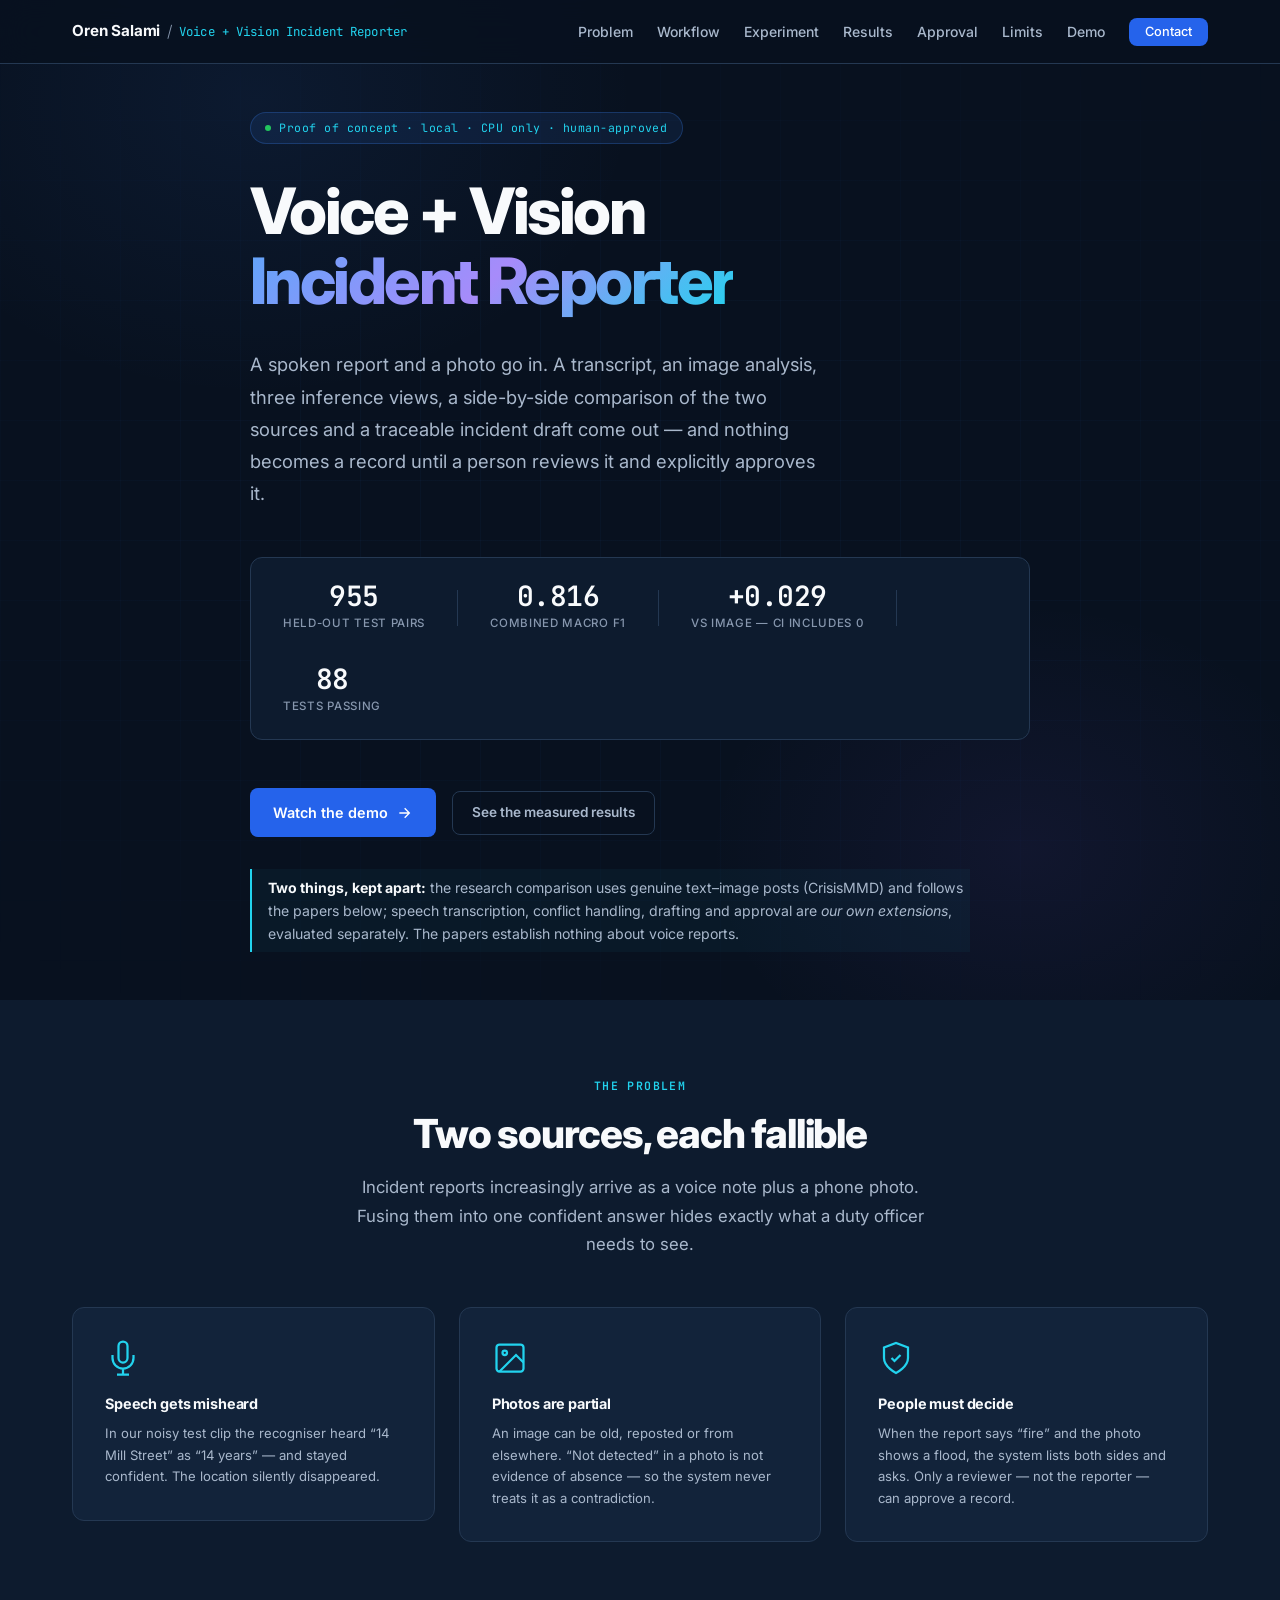
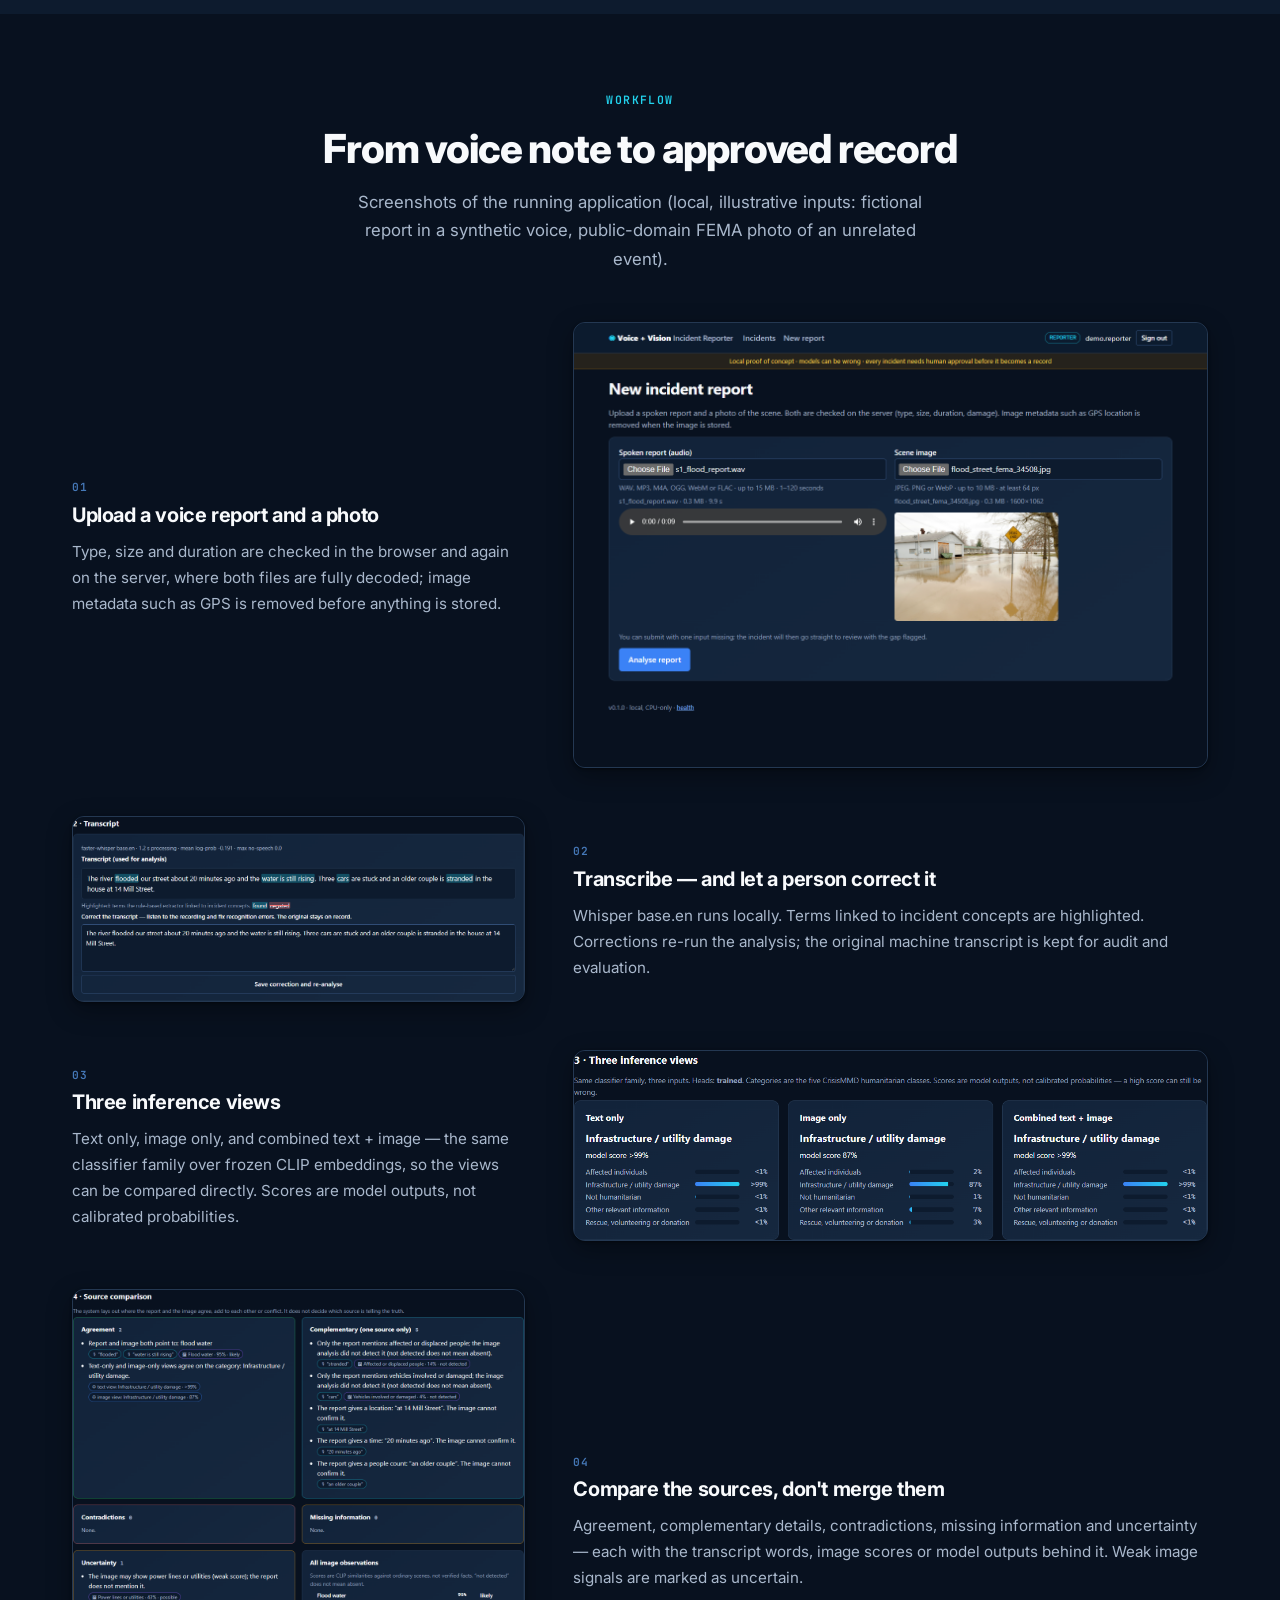
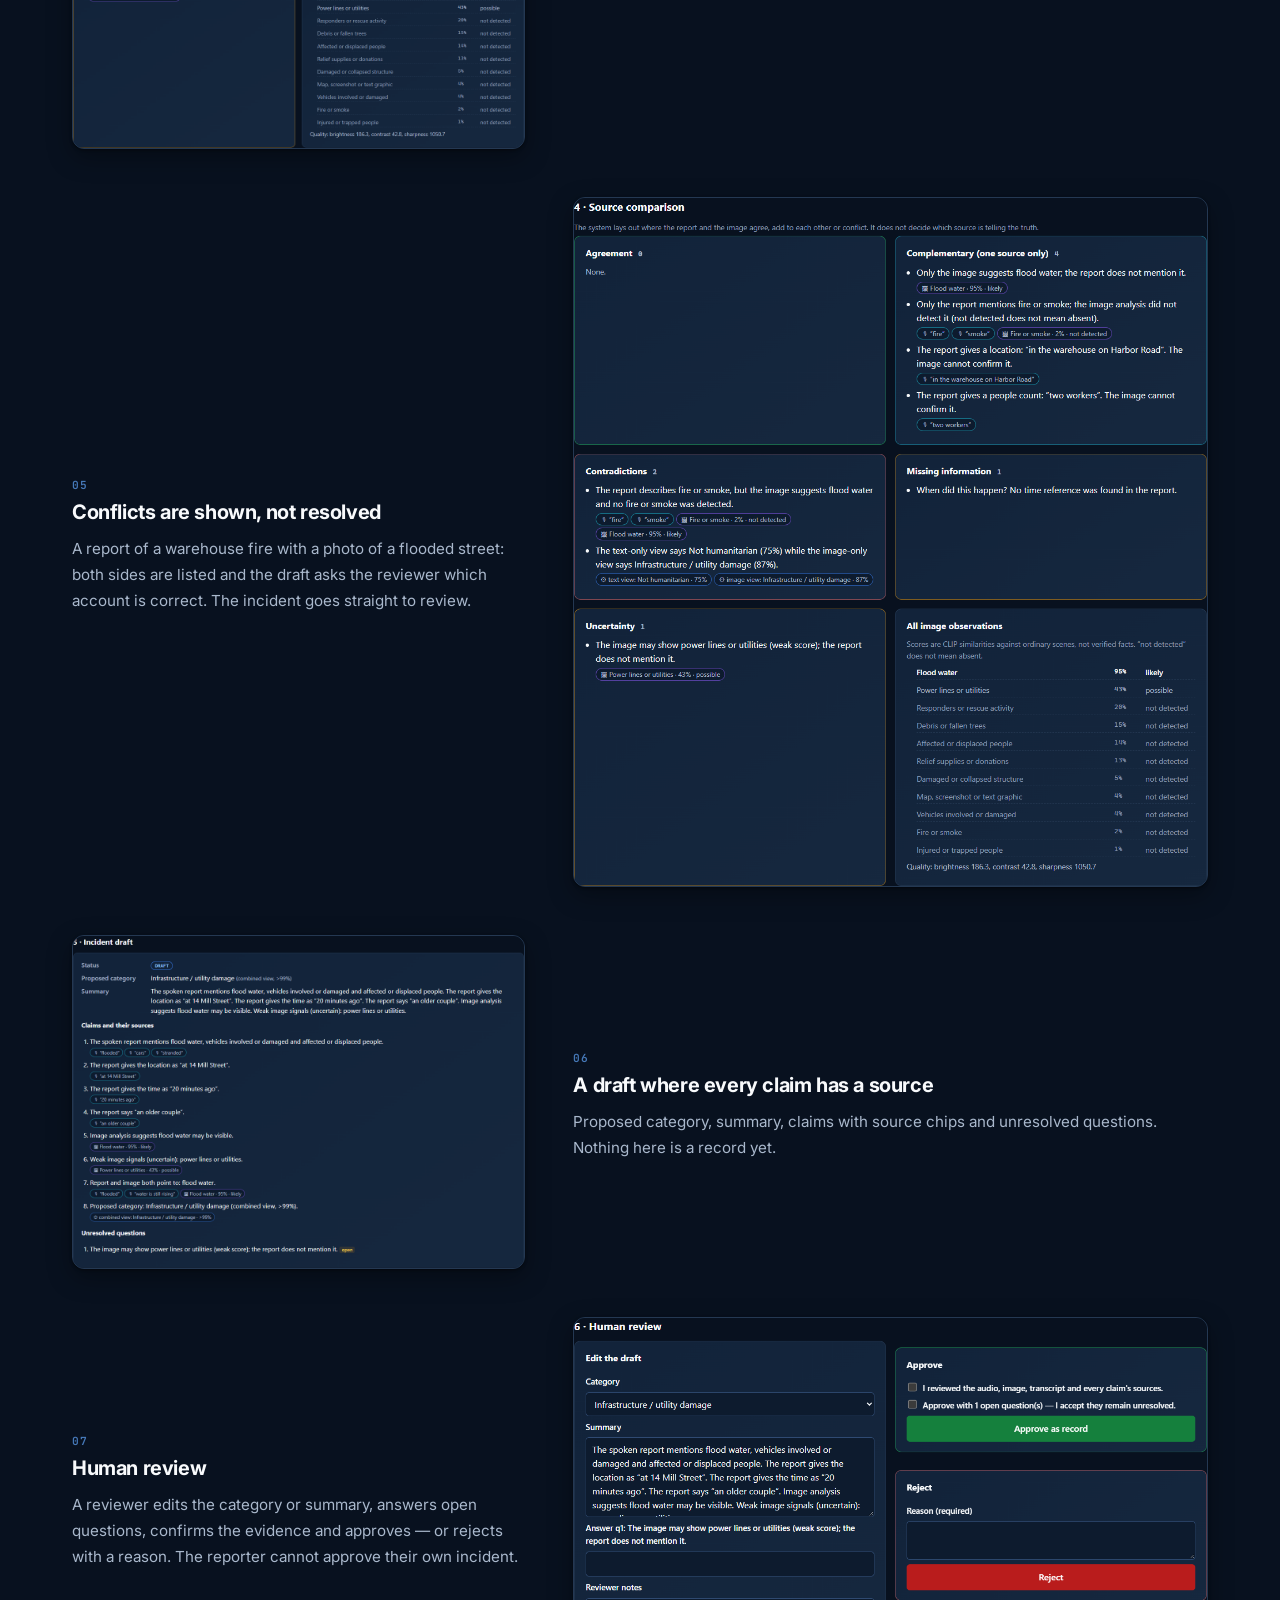
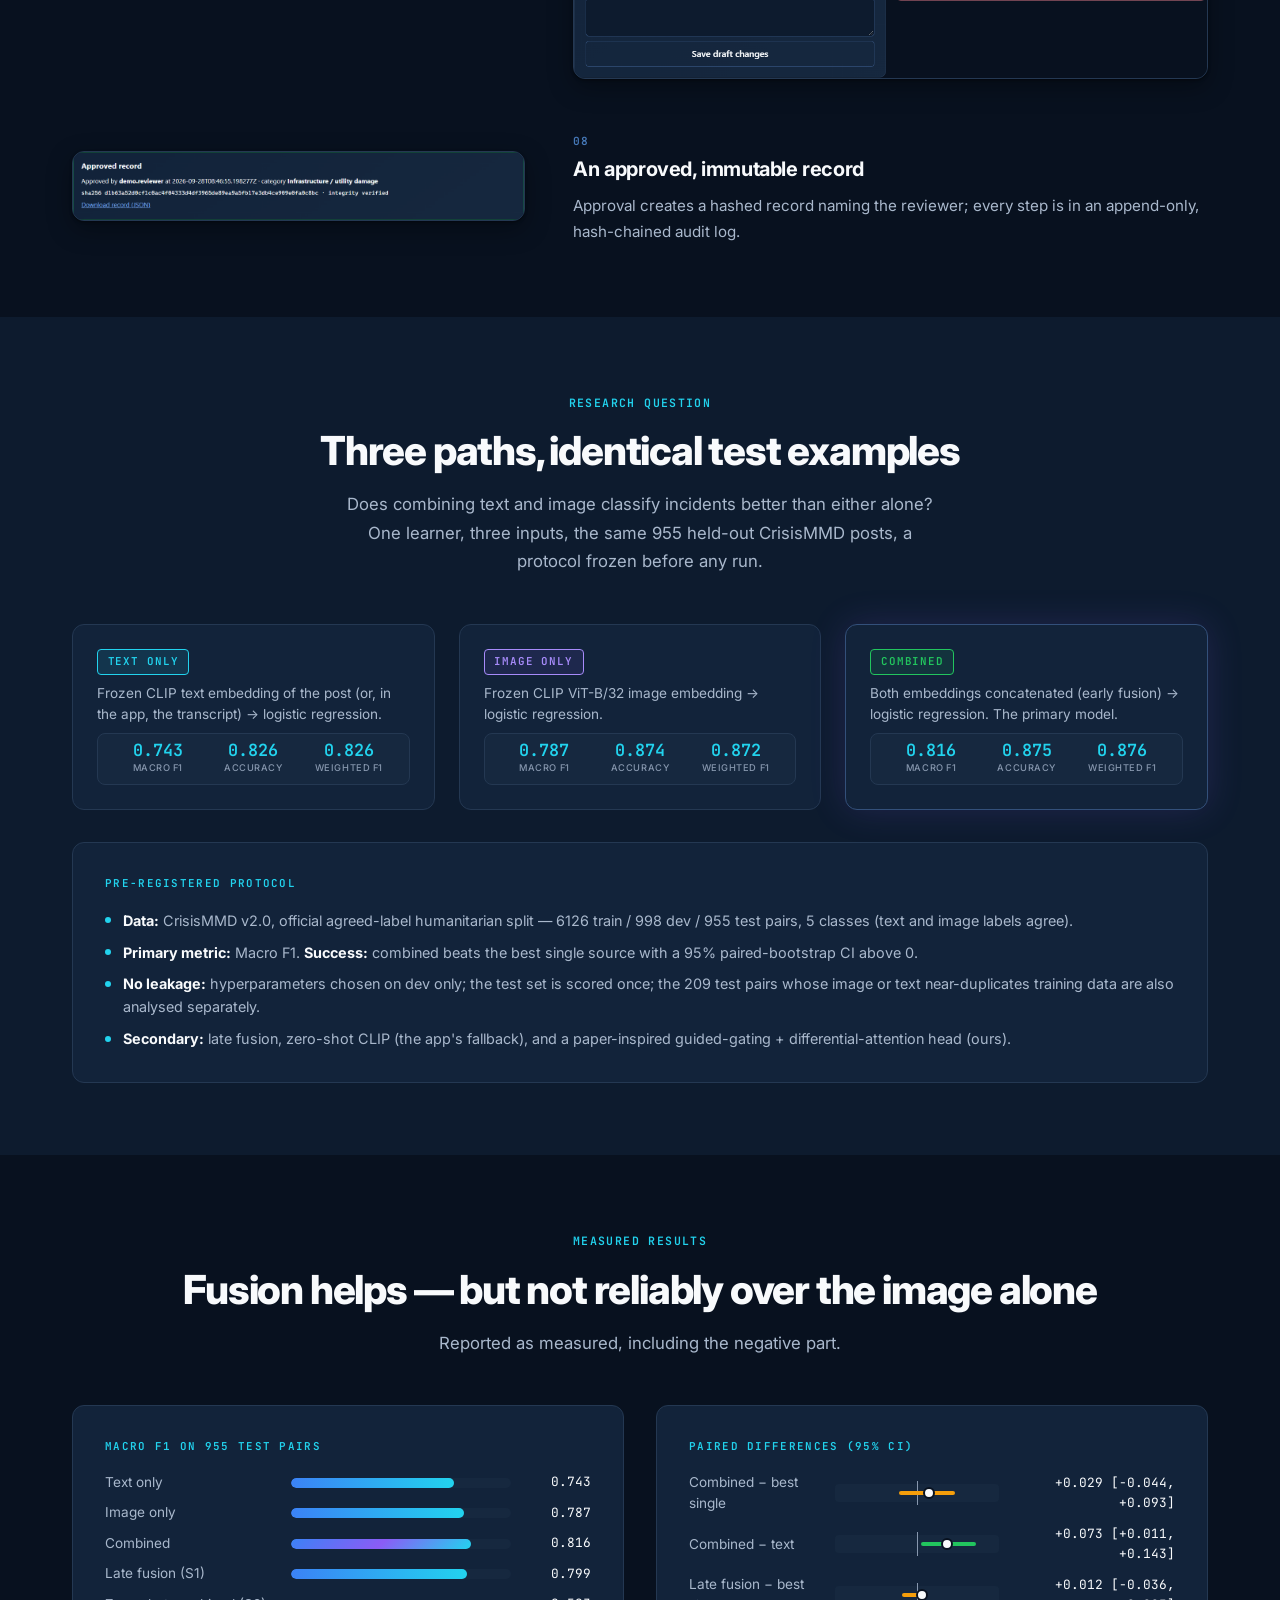
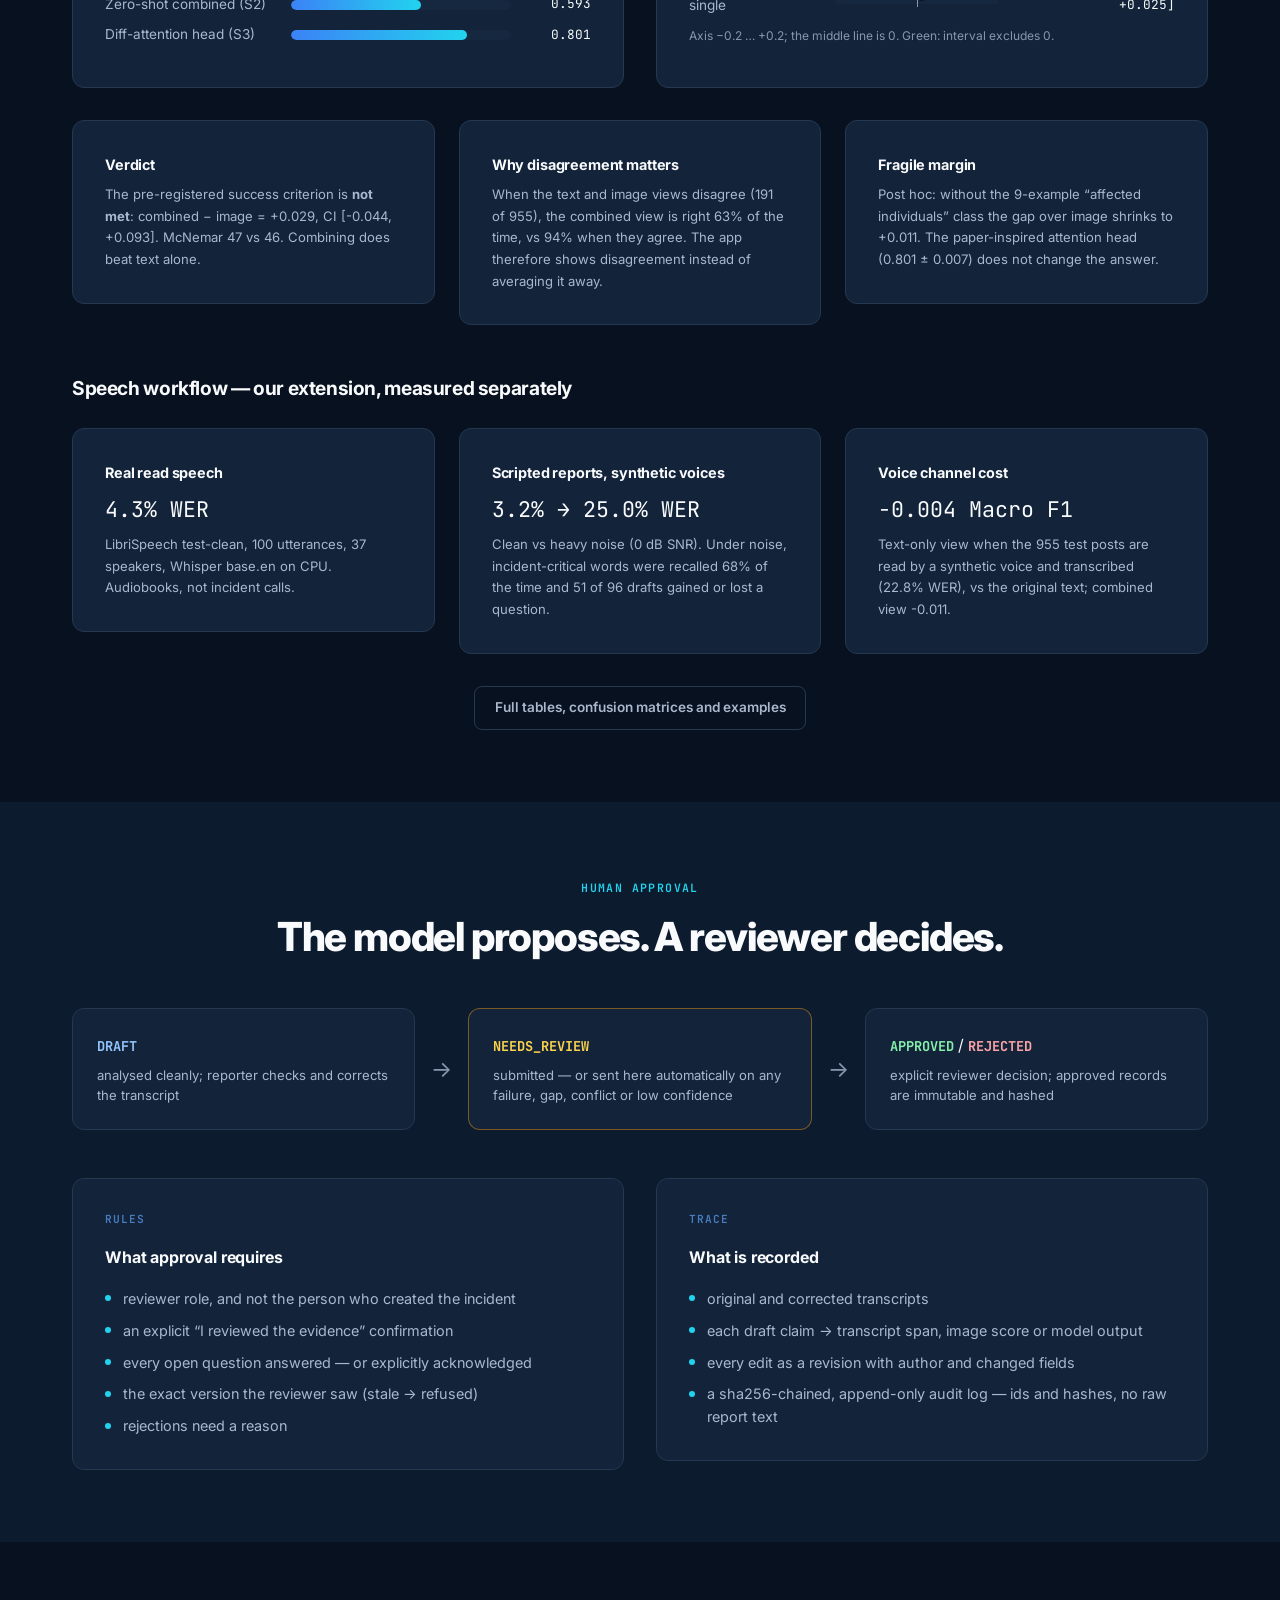
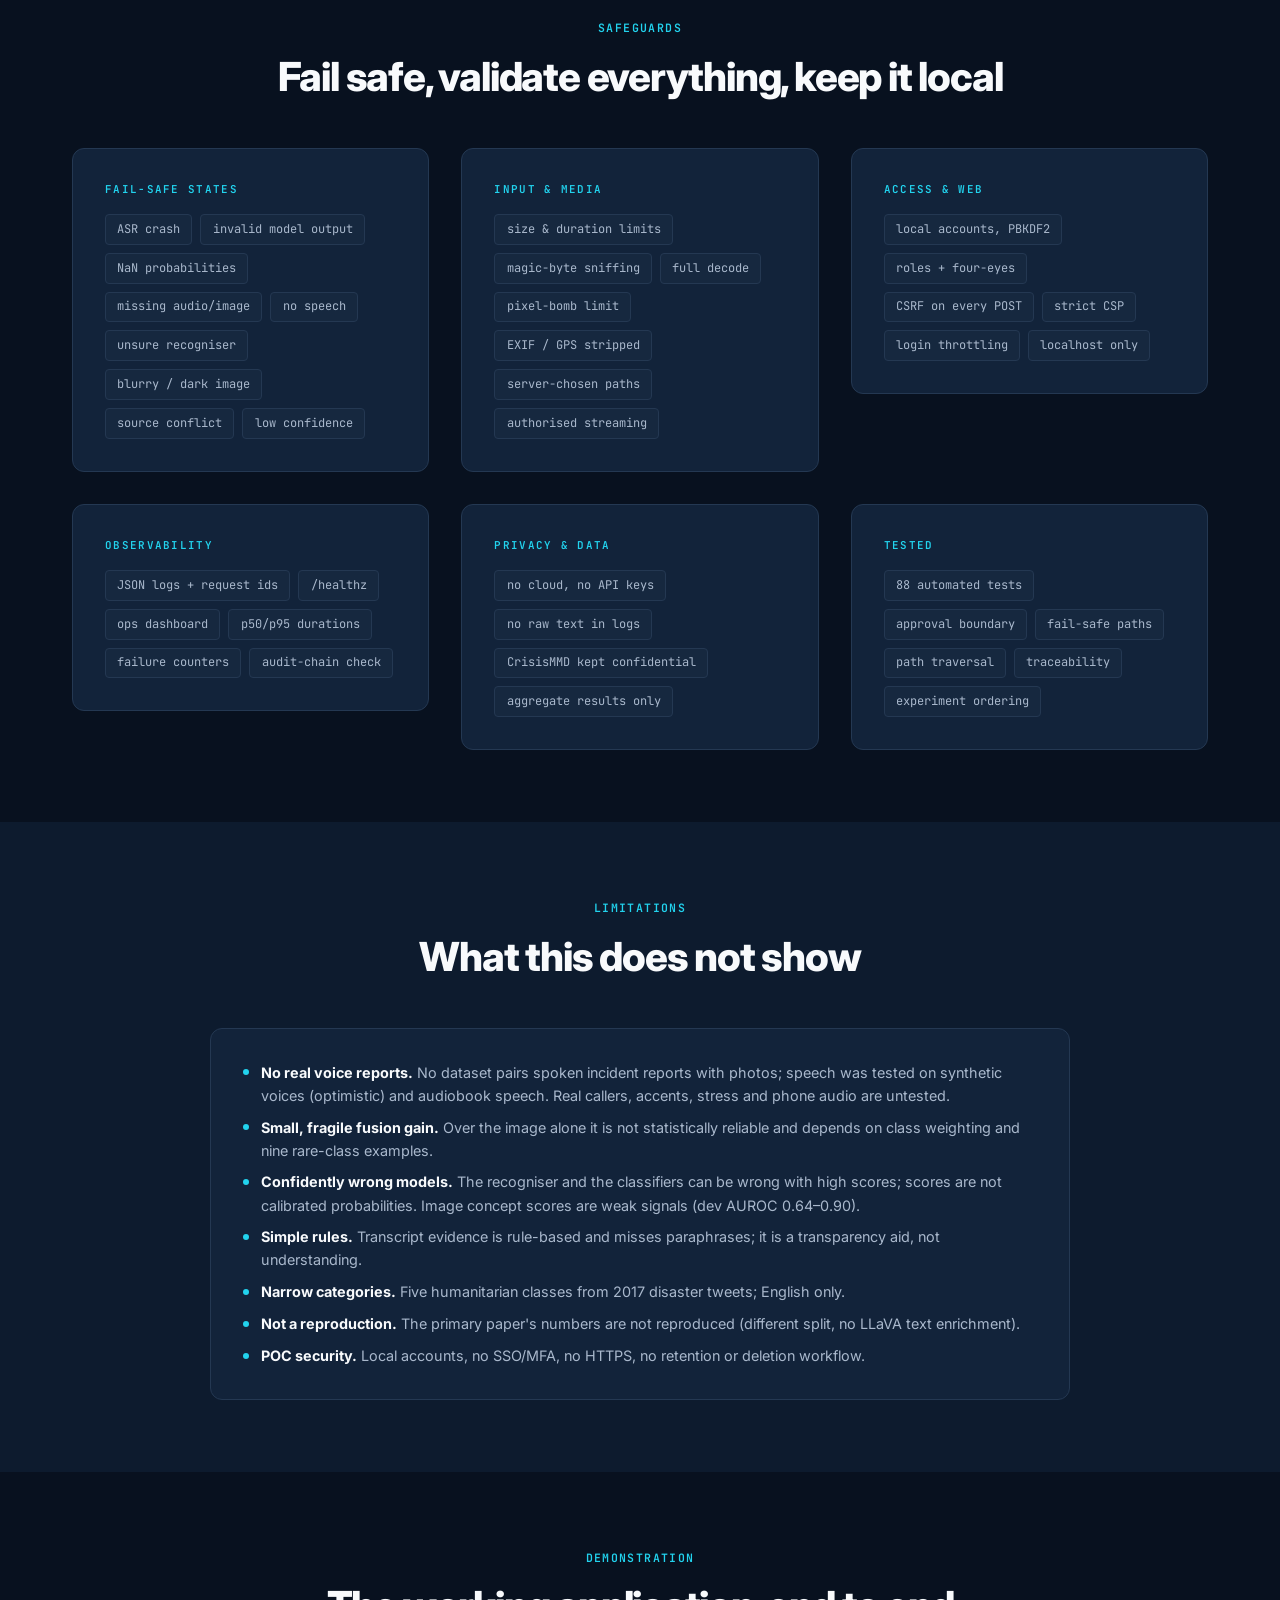
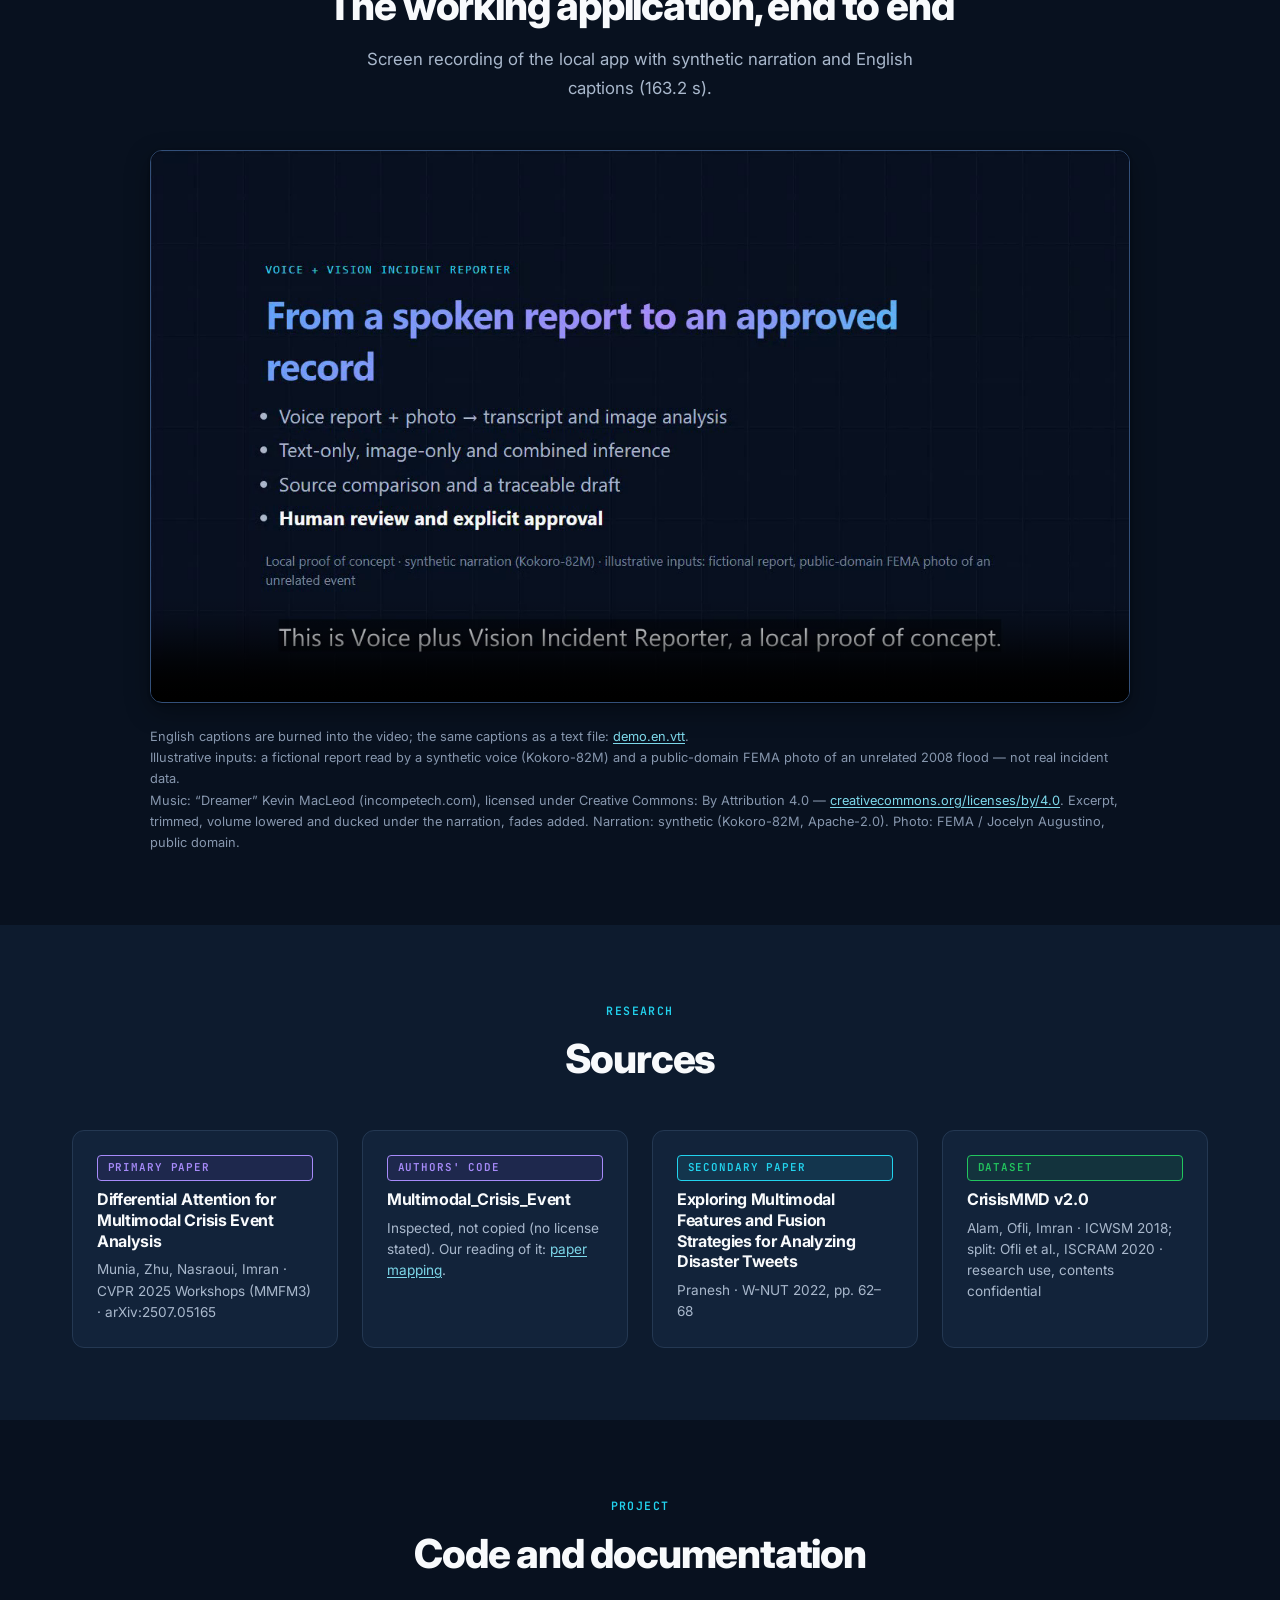
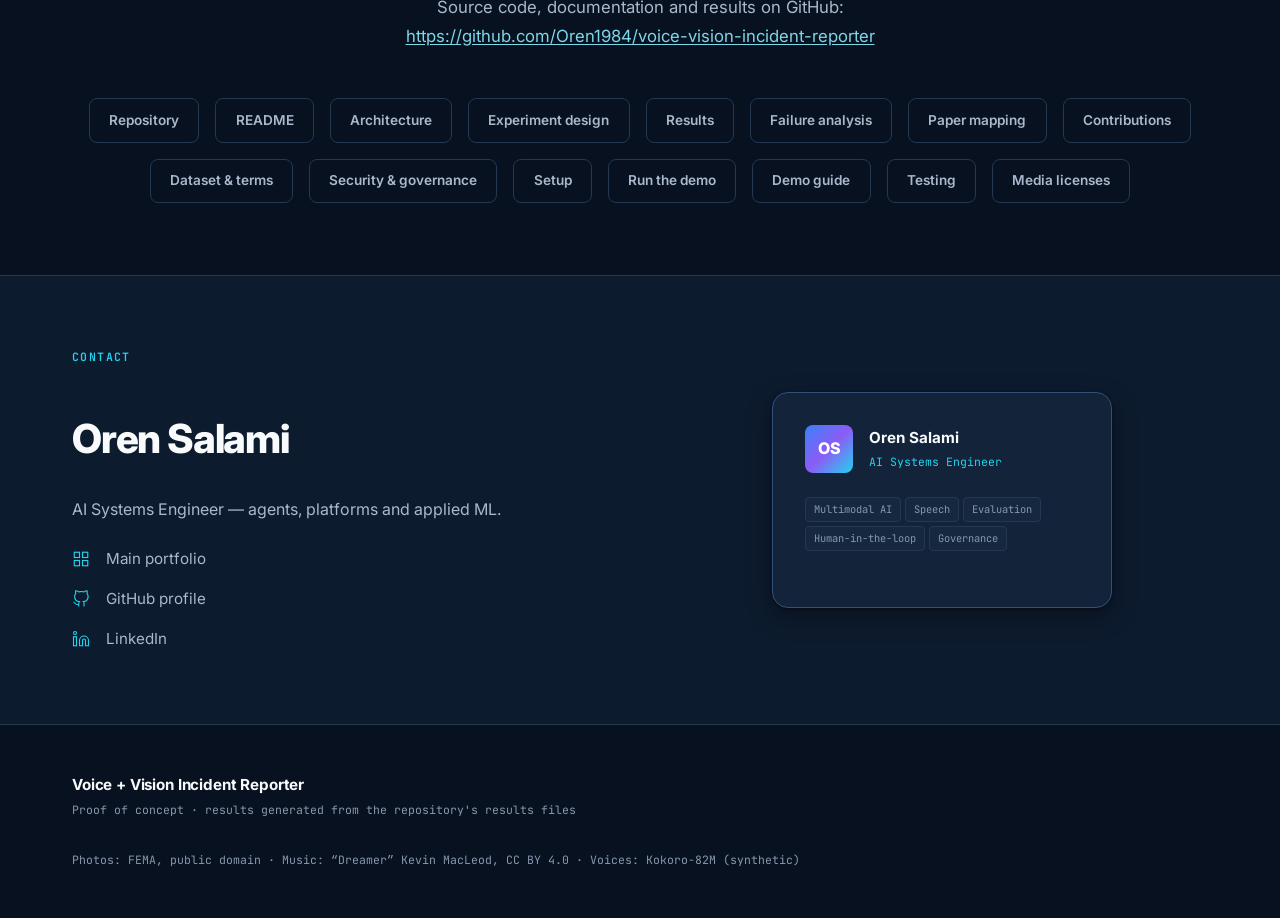
<file: site/index.html>
<!DOCTYPE html>
<html lang="en">
<head>
  <meta charset="UTF-8" />
  <meta name="viewport" content="width=device-width, initial-scale=1.0" />
  <meta name="description" content="Voice + Vision Incident Reporter — a local proof of concept that turns a spoken report and a photo into a traceable incident draft, with explicit human approval. Includes a pre-registered text vs image vs combined comparison on CrisisMMD." />
  <meta property="og:title" content="Voice + Vision Incident Reporter — Oren Salami" />
  <meta property="og:description" content="Spoken report + photo → transcript, image analysis, three inference views, source comparison, traceable draft, human approval." />
  <meta property="og:type" content="website" />
  <title>Voice + Vision Incident Reporter — Oren Salami</title>
  <link rel="preconnect" href="https://fonts.googleapis.com" />
  <link rel="preconnect" href="https://fonts.gstatic.com" crossorigin />
  <link href="https://fonts.googleapis.com/css2?family=Inter:wght@400;500;600;700;800&family=JetBrains+Mono:wght@400;600&display=swap" rel="stylesheet" />
  <link rel="stylesheet" href="assets/css/tokens.css" />
  <link rel="stylesheet" href="assets/css/base.css" />
  <link rel="stylesheet" href="assets/css/components.css" />
  <link rel="stylesheet" href="assets/css/layout.css" />
  <link rel="stylesheet" href="assets/css/responsive.css" />
  <link rel="stylesheet" href="assets/css/project.css" />
  <noscript><style>.reveal{opacity:1!important;transform:none!important}</style></noscript>
</head>
<body>
  <a class="skip-link" href="#main">Skip to content</a>

  <nav id="navbar" aria-label="Main">
    <div class="nav-inner">
      <a class="nav-brand" href="#hero">
        <span class="brand-name">Oren Salami</span>
        <span class="brand-sep">/</span>
        <span class="brand-role">Voice + Vision Incident Reporter</span>
      </a>
      <button class="nav-toggle" id="navToggle" aria-label="Toggle navigation" aria-expanded="false" aria-controls="navLinks">
        <span></span><span></span><span></span>
      </button>
      <ul class="nav-links" id="navLinks">
        <li><a href="#problem">Problem</a></li>
        <li><a href="#workflow">Workflow</a></li>
        <li><a href="#experiment">Experiment</a></li>
        <li><a href="#results">Results</a></li>
        <li><a href="#approval">Approval</a></li>
        <li><a href="#limits">Limits</a></li>
        <li><a href="#demo">Demo</a></li>
        <li><a href="#contact" class="nav-cta">Contact</a></li>
      </ul>
    </div>
  </nav>

  <main id="main">
  <section id="hero" class="hero">
    <div class="hero-grid-bg"></div>
    <div class="container">
      <div class="hero-content">
        <div class="hero-badge reveal"><span class="badge-dot"></span>Proof of concept · local · CPU only · human-approved</div>
        <h1 class="hero-title reveal reveal-delay-1">Voice + Vision<br><span class="gradient-text">Incident Reporter</span></h1>
        <p class="hero-subtitle reveal reveal-delay-2">
          A spoken report and a photo go in. A transcript, an image analysis, three inference views, a side-by-side
          comparison of the two sources and a traceable incident draft come out — and nothing becomes a record until
          a person reviews it and explicitly approves it.
        </p>
        <div class="hero-stats reveal reveal-delay-3" role="list" aria-label="Key numbers">
          <div class="stat-item" role="listitem"><span class="stat-number">955</span><span class="stat-label">held-out test pairs</span></div>
          <div class="stat-divider" aria-hidden="true"></div>
          <div class="stat-item" role="listitem"><span class="stat-number">0.816</span><span class="stat-label">combined Macro F1</span></div>
          <div class="stat-divider" aria-hidden="true"></div>
          <div class="stat-item" role="listitem"><span class="stat-number">+0.029</span><span class="stat-label">vs image — CI includes 0</span></div>
          <div class="stat-divider" aria-hidden="true"></div>
          <div class="stat-item" role="listitem"><span class="stat-number">88</span><span class="stat-label">tests passing</span></div>
        </div>
        <div class="hero-cta reveal reveal-delay-3">
          <a href="#demo" class="btn-primary">Watch the demo
            <svg width="16" height="16" viewBox="0 0 24 24" fill="none" stroke="currentColor" stroke-width="2" aria-hidden="true"><path d="M5 12h14M13 5l7 7-7 7"/></svg>
          </a>
          <a href="#results" class="btn-outline">See the measured results</a>
        </div>
        <p class="honesty reveal">
          <strong>Two things, kept apart:</strong> the research comparison uses genuine text–image posts (CrisisMMD) and
          follows the papers below; speech transcription, conflict handling, drafting and approval are <em>our own
          extensions</em>, evaluated separately. The papers establish nothing about voice reports.
        </p>
      </div>
    </div>
  </section>

  <section id="problem" class="section section-alt">
    <div class="container">
      <div class="section-header reveal">
        <span class="section-label">The problem</span>
        <h2 class="section-title">Two sources, each fallible</h2>
        <p class="section-desc">Incident reports increasingly arrive as a voice note plus a phone photo. Fusing them into one confident answer hides exactly what a duty officer needs to see.</p>
      </div>
      <div class="capabilities-grid">
        <div class="cap-item reveal"><div class="cap-icon" aria-hidden="true"><svg viewBox="0 0 24 24" fill="none" stroke="currentColor" stroke-width="1.5"><path d="M12 1a3 3 0 00-3 3v8a3 3 0 006 0V4a3 3 0 00-3-3z"/><path d="M19 10v2a7 7 0 01-14 0v-2M12 19v4M8 23h8"/></svg></div>
          <h3>Speech gets misheard</h3><p>In our noisy test clip the recogniser heard “14 Mill Street” as “14 years” — and stayed confident. The location silently disappeared.</p></div>
        <div class="cap-item reveal reveal-delay-1"><div class="cap-icon" aria-hidden="true"><svg viewBox="0 0 24 24" fill="none" stroke="currentColor" stroke-width="1.5"><rect x="3" y="3" width="18" height="18" rx="2"/><circle cx="8.5" cy="8.5" r="1.5"/><path d="M21 15l-5-5L5 21"/></svg></div>
          <h3>Photos are partial</h3><p>An image can be old, reposted or from elsewhere. “Not detected” in a photo is not evidence of absence — so the system never treats it as a contradiction.</p></div>
        <div class="cap-item reveal reveal-delay-2"><div class="cap-icon" aria-hidden="true"><svg viewBox="0 0 24 24" fill="none" stroke="currentColor" stroke-width="1.5"><path d="M12 22s8-4 8-10V5l-8-3-8 3v7c0 6 8 10 8 10z"/><path d="M9 12l2 2 4-4"/></svg></div>
          <h3>People must decide</h3><p>When the report says “fire” and the photo shows a flood, the system lists both sides and asks. Only a reviewer — not the reporter — can approve a record.</p></div>
      </div>
    </div>
  </section>

  <section id="workflow" class="section">
    <div class="container">
      <div class="section-header reveal">
        <span class="section-label">Workflow</span>
        <h2 class="section-title">From voice note to approved record</h2>
        <p class="section-desc">Screenshots of the running application (local, illustrative inputs: fictional report in a synthetic voice, public-domain FEMA photo of an unrelated event).</p>
      </div>
      <ol class="flow">
        
        <li class="flow-step reveal">
          <div class="flow-text">
            <span class="mindset-number">01</span>
            <h3>Upload a voice report and a photo</h3>
            <p>Type, size and duration are checked in the browser and again on the server, where both files are fully decoded; image metadata such as GPS is removed before anything is stored.</p>
          </div>
          <figure class="shot"><a href="media/upload.png"><img src="media/upload.png" alt="New incident report form with an audio file and a flood photo selected, both previewed" loading="lazy" width="1280" height="900"></a></figure>
        </li>
        
        <li class="flow-step reveal">
          <div class="flow-text">
            <span class="mindset-number">02</span>
            <h3>Transcribe — and let a person correct it</h3>
            <p>Whisper base.en runs locally. Terms linked to incident concepts are highlighted. Corrections re-run the analysis; the original machine transcript is kept for audit and evaluation.</p>
          </div>
          <figure class="shot"><a href="media/transcript.png"><img src="media/transcript.png" alt="Transcript with highlighted terms such as flooded and water is still rising, and a correction box" loading="lazy" width="1140" height="463"></a></figure>
        </li>
        
        <li class="flow-step reveal">
          <div class="flow-text">
            <span class="mindset-number">03</span>
            <h3>Three inference views</h3>
            <p>Text only, image only, and combined text + image — the same classifier family over frozen CLIP embeddings, so the views can be compared directly. Scores are model outputs, not calibrated probabilities.</p>
          </div>
          <figure class="shot"><a href="media/views.png"><img src="media/views.png" alt="Three cards showing text-only, image-only and combined class scores" loading="lazy" width="1140" height="341"></a></figure>
        </li>
        
        <li class="flow-step reveal">
          <div class="flow-text">
            <span class="mindset-number">04</span>
            <h3>Compare the sources, don&#39;t merge them</h3>
            <p>Agreement, complementary details, contradictions, missing information and uncertainty — each with the transcript words, image scores or model outputs behind it. Weak image signals are marked as uncertain.</p>
          </div>
          <figure class="shot"><a href="media/comparison.png"><img src="media/comparison.png" alt="Comparison panel: agreement on flood water, complementary location and time, one uncertainty, image observation scores" loading="lazy" width="1140" height="1158"></a></figure>
        </li>
        
        <li class="flow-step reveal">
          <div class="flow-text">
            <span class="mindset-number">05</span>
            <h3>Conflicts are shown, not resolved</h3>
            <p>A report of a warehouse fire with a photo of a flooded street: both sides are listed and the draft asks the reviewer which account is correct. The incident goes straight to review.</p>
          </div>
          <figure class="shot"><a href="media/conflict.png"><img src="media/conflict.png" alt="Contradictions panel listing fire in the report versus flood water in the image, and a category disagreement" loading="lazy" width="1140" height="1240"></a></figure>
        </li>
        
        <li class="flow-step reveal">
          <div class="flow-text">
            <span class="mindset-number">06</span>
            <h3>A draft where every claim has a source</h3>
            <p>Proposed category, summary, claims with source chips and unresolved questions. Nothing here is a record yet.</p>
          </div>
          <figure class="shot"><a href="media/draft.png"><img src="media/draft.png" alt="Incident draft with claims, each followed by transcript or image source chips, and open questions" loading="lazy" width="1140" height="838"></a></figure>
        </li>
        
        <li class="flow-step reveal">
          <div class="flow-text">
            <span class="mindset-number">07</span>
            <h3>Human review</h3>
            <p>A reviewer edits the category or summary, answers open questions, confirms the evidence and approves — or rejects with a reason. The reporter cannot approve their own incident.</p>
          </div>
          <figure class="shot"><a href="media/review.png"><img src="media/review.png" alt="Review panel with edit form, approval confirmation checkboxes and reject form" loading="lazy" width="1140" height="649"></a></figure>
        </li>
        
        <li class="flow-step reveal">
          <div class="flow-text">
            <span class="mindset-number">08</span>
            <h3>An approved, immutable record</h3>
            <p>Approval creates a hashed record naming the reviewer; every step is in an append-only, hash-chained audit log.</p>
          </div>
          <figure class="shot"><a href="media/approved.png"><img src="media/approved.png" alt="Approved record box with reviewer name, category and sha256" loading="lazy" width="1140" height="172"></a></figure>
        </li>
        
      </ol>
    </div>
  </section>

  <section id="experiment" class="section section-alt">
    <div class="container">
      <div class="section-header reveal">
        <span class="section-label">Research question</span>
        <h2 class="section-title">Three paths, identical test examples</h2>
        <p class="section-desc">Does combining text and image classify incidents better than either alone? One learner, three inputs, the same 955 held-out CrisisMMD posts, a protocol frozen before any run.</p>
      </div>
      <div class="paths">
        
        <div class="project-card path reveal ">
          <div class="card-header"><span class="project-category category-ml">Text only</span></div>
          <p class="card-purpose">Frozen CLIP text embedding of the post (or, in the app, the transcript) → logistic regression.</p>
          <div class="card-highlights">
            <div class="card-highlight"><span class="ch-num">0.743</span><span class="ch-label">Macro F1</span></div>
            <div class="card-highlight"><span class="ch-num">0.826</span><span class="ch-label">Accuracy</span></div>
            <div class="card-highlight"><span class="ch-num">0.826</span><span class="ch-label">Weighted F1</span></div>
          </div>
        </div>
        
        <div class="project-card path reveal ">
          <div class="card-header"><span class="project-category category-agent">Image only</span></div>
          <p class="card-purpose">Frozen CLIP ViT-B/32 image embedding → logistic regression.</p>
          <div class="card-highlights">
            <div class="card-highlight"><span class="ch-num">0.787</span><span class="ch-label">Macro F1</span></div>
            <div class="card-highlight"><span class="ch-num">0.874</span><span class="ch-label">Accuracy</span></div>
            <div class="card-highlight"><span class="ch-num">0.872</span><span class="ch-label">Weighted F1</span></div>
          </div>
        </div>
        
        <div class="project-card path reveal path-primary">
          <div class="card-header"><span class="project-category category-validation">Combined</span></div>
          <p class="card-purpose">Both embeddings concatenated (early fusion) → logistic regression. The primary model.</p>
          <div class="card-highlights">
            <div class="card-highlight"><span class="ch-num">0.816</span><span class="ch-label">Macro F1</span></div>
            <div class="card-highlight"><span class="ch-num">0.875</span><span class="ch-label">Accuracy</span></div>
            <div class="card-highlight"><span class="ch-num">0.876</span><span class="ch-label">Weighted F1</span></div>
          </div>
        </div>
        
      </div>
      <div class="protocol reveal">
        <div class="stack-group">
          <div class="stack-group-label">Pre-registered protocol</div>
          <ul class="plain">
            <li><b>Data:</b> CrisisMMD v2.0, official agreed-label humanitarian split — 6126 train / 998 dev / 955 test pairs, 5 classes (text and image labels agree).</li>
            <li><b>Primary metric:</b> Macro F1. <b>Success:</b> combined beats the best single source with a 95% paired-bootstrap CI above 0.</li>
            <li><b>No leakage:</b> hyperparameters chosen on dev only; the test set is scored once; the 209 test pairs whose image or text near-duplicates training data are also analysed separately.</li>
            <li><b>Secondary:</b> late fusion, zero-shot CLIP (the app's fallback), and a paper-inspired guided-gating + differential-attention head (ours).</li>
          </ul>
        </div>
      </div>
    </div>
  </section>

  <section id="results" class="section">
    <div class="container">
      <div class="section-header reveal">
        <span class="section-label">Measured results</span>
        <h2 class="section-title">Fusion helps — but not reliably over the image alone</h2>
        <p class="section-desc">Reported as measured, including the negative part.</p>
      </div>
      <div class="result-grid">
        <div class="stack-group reveal">
          <div class="stack-group-label">Macro F1 on 955 test pairs</div>
          <div class="bars" role="img" aria-label="Macro F1: text 0.743, image 0.787, combined 0.816, zero-shot combined 0.593">
            
            <div class="bar-row"><span class="bar-name">Text only</span><span class="bar-track"><span class="bar-fill " style="width: 74.3%"></span></span><span class="bar-num">0.743</span></div>
            
            <div class="bar-row"><span class="bar-name">Image only</span><span class="bar-track"><span class="bar-fill " style="width: 78.7%"></span></span><span class="bar-num">0.787</span></div>
            
            <div class="bar-row"><span class="bar-name">Combined</span><span class="bar-track"><span class="bar-fill bar-primary" style="width: 81.6%"></span></span><span class="bar-num">0.816</span></div>
            
            <div class="bar-row"><span class="bar-name">Late fusion (S1)</span><span class="bar-track"><span class="bar-fill " style="width: 79.9%"></span></span><span class="bar-num">0.799</span></div>
            
            <div class="bar-row"><span class="bar-name">Zero-shot combined (S2)</span><span class="bar-track"><span class="bar-fill " style="width: 59.3%"></span></span><span class="bar-num">0.593</span></div>
            
            <div class="bar-row"><span class="bar-name">Diff-attention head (S3)</span><span class="bar-track"><span class="bar-fill" style="width: 80.1%"></span></span><span class="bar-num">0.801</span></div>
          </div>
        </div>
        <div class="stack-group reveal reveal-delay-1">
          <div class="stack-group-label">Paired differences (95% CI)</div>
          <div class="forest" role="img" aria-label="Confidence intervals of Macro F1 differences">
            
            
            <div class="forest-row">
              <span class="forest-name">Combined − best single</span>
              <span class="forest-track"><span class="forest-zero"></span>
                <span class="forest-ci ci-no" style="left: 38.9%; width: 34.4%"></span>
                <span class="forest-pt" style="left: 57.2%"></span></span>
              <span class="forest-num">+0.029 [-0.044, +0.093]</span>
            </div>
            
            
            <div class="forest-row">
              <span class="forest-name">Combined − text</span>
              <span class="forest-track"><span class="forest-zero"></span>
                <span class="forest-ci ci-ok" style="left: 52.7%; width: 33.1%"></span>
                <span class="forest-pt" style="left: 68.4%"></span></span>
              <span class="forest-num">+0.073 [+0.011, +0.143]</span>
            </div>
            
            
            <div class="forest-row">
              <span class="forest-name">Late fusion − best single</span>
              <span class="forest-track"><span class="forest-zero"></span>
                <span class="forest-ci ci-no" style="left: 40.9%; width: 15.3%"></span>
                <span class="forest-pt" style="left: 52.9%"></span></span>
              <span class="forest-num">+0.012 [-0.036, +0.025]</span>
            </div>
            
            <p class="note">Axis −0.2 … +0.2; the middle line is 0. Green: interval excludes 0.</p>
          </div>
        </div>
      </div>
      <div class="capabilities-grid findings">
        <div class="cap-item reveal"><h3>Verdict</h3><p>The pre-registered success criterion is <b>not met</b>: combined − image = +0.029, CI [-0.044, +0.093]. McNemar 47 vs 46. Combining does beat text alone.</p></div>
        <div class="cap-item reveal reveal-delay-1"><h3>Why disagreement matters</h3><p>When the text and image views disagree (191 of 955), the combined view is right 63% of the time, vs 94% when they agree. The app therefore shows disagreement instead of averaging it away.</p></div>
        <div class="cap-item reveal reveal-delay-2"><h3>Fragile margin</h3><p>Post hoc: without the 9-example “affected individuals” class the gap over image shrinks to +0.011. The paper-inspired attention head (0.801 ± 0.007) does not change the answer.</p></div>
      </div>

      <h3 class="sub reveal">Speech workflow — our extension, measured separately</h3>
      <div class="capabilities-grid">
        <div class="cap-item reveal"><h4>Real read speech</h4><p class="big-num">4.3% WER</p><p>LibriSpeech test-clean, 100 utterances, 37 speakers, Whisper base.en on CPU. Audiobooks, not incident calls.</p></div>
        <div class="cap-item reveal reveal-delay-1"><h4>Scripted reports, synthetic voices</h4><p class="big-num">3.2% → 25.0% WER</p><p>Clean vs heavy noise (0 dB SNR). Under noise, incident-critical words were recalled 68% of the time and 51 of 96 drafts gained or lost a question.</p></div>
        <div class="cap-item reveal reveal-delay-2"><h4>Voice channel cost</h4><p class="big-num">-0.004 Macro F1</p><p>Text-only view when the 955 test posts are read by a synthetic voice and transcribed (22.8% WER), vs the original text; combined view -0.011.</p></div>
      </div>
      <p class="more reveal"><a class="btn-outline" href="https://github.com/Oren1984/voice-vision-incident-reporter/blob/main/docs/experiment-results.md">Full tables, confusion matrices and examples</a></p>
    </div>
  </section>

  <section id="approval" class="section section-alt">
    <div class="container">
      <div class="section-header reveal">
        <span class="section-label">Human approval</span>
        <h2 class="section-title">The model proposes. A reviewer decides.</h2>
      </div>
      <div class="states reveal" role="list" aria-label="Incident states">
        <div class="state s-draft" role="listitem"><b>DRAFT</b><span>analysed cleanly; reporter checks and corrects the transcript</span></div>
        <div class="state-arrow" aria-hidden="true">→</div>
        <div class="state s-review" role="listitem"><b>NEEDS_REVIEW</b><span>submitted — or sent here automatically on any failure, gap, conflict or low confidence</span></div>
        <div class="state-arrow" aria-hidden="true">→</div>
        <div class="state s-final" role="listitem"><b>APPROVED</b> / <b class="rej">REJECTED</b><span>explicit reviewer decision; approved records are immutable and hashed</span></div>
      </div>
      <div class="mindset-grid">
        <div class="mindset-card reveal"><div class="mindset-number">RULES</div><h3>What approval requires</h3>
          <ul class="plain"><li>reviewer role, and not the person who created the incident</li><li>an explicit “I reviewed the evidence” confirmation</li><li>every open question answered — or explicitly acknowledged</li><li>the exact version the reviewer saw (stale → refused)</li><li>rejections need a reason</li></ul></div>
        <div class="mindset-card reveal reveal-delay-1"><div class="mindset-number">TRACE</div><h3>What is recorded</h3>
          <ul class="plain"><li>original and corrected transcripts</li><li>each draft claim → transcript span, image score or model output</li><li>every edit as a revision with author and changed fields</li><li>a sha256-chained, append-only audit log — ids and hashes, no raw report text</li></ul></div>
      </div>
    </div>
  </section>

  <section id="safeguards" class="section">
    <div class="container">
      <div class="section-header reveal">
        <span class="section-label">Safeguards</span>
        <h2 class="section-title">Fail safe, validate everything, keep it local</h2>
      </div>
      <div class="stack-grid">
        <div class="stack-group reveal"><div class="stack-group-label">Fail-safe states</div><div class="stack-items"><span class="stack-tag">ASR crash</span><span class="stack-tag">invalid model output</span><span class="stack-tag">NaN probabilities</span><span class="stack-tag">missing audio/image</span><span class="stack-tag">no speech</span><span class="stack-tag">unsure recogniser</span><span class="stack-tag">blurry / dark image</span><span class="stack-tag">source conflict</span><span class="stack-tag">low confidence</span></div></div>
        <div class="stack-group reveal reveal-delay-1"><div class="stack-group-label">Input &amp; media</div><div class="stack-items"><span class="stack-tag">size &amp; duration limits</span><span class="stack-tag">magic-byte sniffing</span><span class="stack-tag">full decode</span><span class="stack-tag">pixel-bomb limit</span><span class="stack-tag">EXIF / GPS stripped</span><span class="stack-tag">server-chosen paths</span><span class="stack-tag">authorised streaming</span></div></div>
        <div class="stack-group reveal reveal-delay-2"><div class="stack-group-label">Access &amp; web</div><div class="stack-items"><span class="stack-tag">local accounts, PBKDF2</span><span class="stack-tag">roles + four-eyes</span><span class="stack-tag">CSRF on every POST</span><span class="stack-tag">strict CSP</span><span class="stack-tag">login throttling</span><span class="stack-tag">localhost only</span></div></div>
        <div class="stack-group reveal"><div class="stack-group-label">Observability</div><div class="stack-items"><span class="stack-tag">JSON logs + request ids</span><span class="stack-tag">/healthz</span><span class="stack-tag">ops dashboard</span><span class="stack-tag">p50/p95 durations</span><span class="stack-tag">failure counters</span><span class="stack-tag">audit-chain check</span></div></div>
        <div class="stack-group reveal reveal-delay-1"><div class="stack-group-label">Privacy &amp; data</div><div class="stack-items"><span class="stack-tag">no cloud, no API keys</span><span class="stack-tag">no raw text in logs</span><span class="stack-tag">CrisisMMD kept confidential</span><span class="stack-tag">aggregate results only</span></div></div>
        <div class="stack-group reveal reveal-delay-2"><div class="stack-group-label">Tested</div><div class="stack-items"><span class="stack-tag">88 automated tests</span><span class="stack-tag">approval boundary</span><span class="stack-tag">fail-safe paths</span><span class="stack-tag">path traversal</span><span class="stack-tag">traceability</span><span class="stack-tag">experiment ordering</span></div></div>
      </div>
    </div>
  </section>

  <section id="limits" class="section section-alt">
    <div class="container">
      <div class="section-header reveal">
        <span class="section-label">Limitations</span>
        <h2 class="section-title">What this does not show</h2>
      </div>
      <div class="limits reveal">
        <ul class="plain">
          <li><b>No real voice reports.</b> No dataset pairs spoken incident reports with photos; speech was tested on synthetic voices (optimistic) and audiobook speech. Real callers, accents, stress and phone audio are untested.</li>
          <li><b>Small, fragile fusion gain.</b> Over the image alone it is not statistically reliable and depends on class weighting and nine rare-class examples.</li>
          <li><b>Confidently wrong models.</b> The recogniser and the classifiers can be wrong with high scores; scores are not calibrated probabilities. Image concept scores are weak signals (dev AUROC 0.64–0.90).</li>
          <li><b>Simple rules.</b> Transcript evidence is rule-based and misses paraphrases; it is a transparency aid, not understanding.</li>
          <li><b>Narrow categories.</b> Five humanitarian classes from 2017 disaster tweets; English only.</li>
          <li><b>Not a reproduction.</b> The primary paper's numbers are not reproduced (different split, no LLaVA text enrichment).</li>
          <li><b>POC security.</b> Local accounts, no SSO/MFA, no HTTPS, no retention or deletion workflow.</li>
        </ul>
      </div>
    </div>
  </section>

  <section id="demo" class="section">
    <div class="container">
      <div class="section-header reveal">
        <span class="section-label">Demonstration</span>
        <h2 class="section-title">The working application, end to end</h2>
        <p class="section-desc">Screen recording of the local app with synthetic narration and English captions (163.2 s).</p>
      </div>
      <figure class="video reveal">
        <video controls preload="metadata" poster="media/demo-poster.png" width="1280" height="720">
          <source src="media/demo.mp4" type="video/mp4" />
          Your browser cannot play this video. <a href="media/demo.mp4">Download the MP4</a>.
        </video>
        <figcaption>
          English captions are burned into the video; the same captions as a text file: <a href="media/demo.en.vtt">demo.en.vtt</a>.<br>
          Illustrative inputs: a fictional report read by a synthetic voice (Kokoro-82M) and a public-domain FEMA photo of an unrelated 2008 flood — not real incident data.<br>
          Music: “Dreamer” Kevin MacLeod (incompetech.com), licensed under Creative Commons: By Attribution 4.0 —
          <a href="https://creativecommons.org/licenses/by/4.0/">creativecommons.org/licenses/by/4.0</a>. Excerpt, trimmed, volume lowered and ducked under the narration, fades added.
          Narration: synthetic (Kokoro-82M, Apache-2.0). Photo: FEMA / Jocelyn Augustino, public domain.
        </figcaption>
      </figure>
    </div>
  </section>

  <section id="research" class="section section-alt">
    <div class="container">
      <div class="section-header reveal">
        <span class="section-label">Research</span>
        <h2 class="section-title">Sources</h2>
      </div>
      <div class="projects-grid refs">
        <a class="project-card reveal" href="https://arxiv.org/abs/2507.05165"><span class="project-category category-agent">Primary paper</span><span class="card-title">Differential Attention for Multimodal Crisis Event Analysis</span><span class="card-purpose">Munia, Zhu, Nasraoui, Imran · CVPR 2025 Workshops (MMFM3) · arXiv:2507.05165</span></a>
        <div class="project-card reveal reveal-delay-1"><span class="project-category category-agent">Authors' code</span><a class="card-title" href="https://github.com/Munia03/Multimodal_Crisis_Event">Multimodal_Crisis_Event</a><span class="card-purpose">Inspected, not copied (no license stated). Our reading of it: <a class="inline-link" href="https://github.com/Oren1984/voice-vision-incident-reporter/blob/main/docs/paper-mapping.md">paper mapping</a>.</span></div>
        <a class="project-card reveal reveal-delay-2" href="https://aclanthology.org/2022.wnut-1.6/"><span class="project-category category-ml">Secondary paper</span><span class="card-title">Exploring Multimodal Features and Fusion Strategies for Analyzing Disaster Tweets</span><span class="card-purpose">Pranesh · W-NUT 2022, pp. 62–68</span></a>
        <a class="project-card reveal reveal-delay-3" href="https://crisisnlp.qcri.org/crisismmd"><span class="project-category category-validation">Dataset</span><span class="card-title">CrisisMMD v2.0</span><span class="card-purpose">Alam, Ofli, Imran · ICWSM 2018; split: Ofli et al., ISCRAM 2020 · research use, contents confidential</span></a>
      </div>
    </div>
  </section>

  <section id="project" class="section">
    <div class="container">
      <div class="section-header reveal">
        <span class="section-label">Project</span>
        <h2 class="section-title">Code and documentation</h2>
        <p class="section-desc">Source code, documentation and results on GitHub: <a href="https://github.com/Oren1984/voice-vision-incident-reporter">https://github.com/Oren1984/voice-vision-incident-reporter</a></p>
      </div>
      <div class="doc-links reveal">
        <a class="btn-outline" href="https://github.com/Oren1984/voice-vision-incident-reporter">Repository</a>
        
        <a class="btn-outline" href="https://github.com/Oren1984/voice-vision-incident-reporter/blob/main/README.md">README</a>
        
        <a class="btn-outline" href="https://github.com/Oren1984/voice-vision-incident-reporter/blob/main/docs/architecture.md">Architecture</a>
        
        <a class="btn-outline" href="https://github.com/Oren1984/voice-vision-incident-reporter/blob/main/docs/experiment-design.md">Experiment design</a>
        
        <a class="btn-outline" href="https://github.com/Oren1984/voice-vision-incident-reporter/blob/main/docs/experiment-results.md">Results</a>
        
        <a class="btn-outline" href="https://github.com/Oren1984/voice-vision-incident-reporter/blob/main/docs/failure-analysis.md">Failure analysis</a>
        
        <a class="btn-outline" href="https://github.com/Oren1984/voice-vision-incident-reporter/blob/main/docs/paper-mapping.md">Paper mapping</a>
        
        <a class="btn-outline" href="https://github.com/Oren1984/voice-vision-incident-reporter/blob/main/docs/contributions.md">Contributions</a>
        
        <a class="btn-outline" href="https://github.com/Oren1984/voice-vision-incident-reporter/blob/main/docs/dataset.md">Dataset &amp; terms</a>
        
        <a class="btn-outline" href="https://github.com/Oren1984/voice-vision-incident-reporter/blob/main/docs/security-privacy-governance.md">Security &amp; governance</a>
        
        <a class="btn-outline" href="https://github.com/Oren1984/voice-vision-incident-reporter/blob/main/docs/setup.md">Setup</a>
        
        <a class="btn-outline" href="https://github.com/Oren1984/voice-vision-incident-reporter/blob/main/docs/LOCAL_DEMO_ACCESS.md">Run the demo</a>
        
        <a class="btn-outline" href="https://github.com/Oren1984/voice-vision-incident-reporter/blob/main/docs/demo-guide.md">Demo guide</a>
        
        <a class="btn-outline" href="https://github.com/Oren1984/voice-vision-incident-reporter/blob/main/docs/testing.md">Testing</a>
        
        <a class="btn-outline" href="https://github.com/Oren1984/voice-vision-incident-reporter/blob/main/docs/media-licenses.md">Media licenses</a>
        
      </div>
    </div>
  </section>

  <section id="contact" class="section section-contact">
    <div class="container">
      <div class="contact-inner reveal">
        <div class="contact-content">
          <span class="section-label">Contact</span>
          <h2 class="contact-title">Oren Salami</h2>
          <p class="contact-desc">AI Systems Engineer — agents, platforms and applied ML.</p>
          <div class="contact-links">
            <a href="https://nfc4u.co.il/Salami/Ai-Systems-Portfolio/" class="contact-link">
              <svg viewBox="0 0 24 24" fill="none" stroke="currentColor" stroke-width="1.5" aria-hidden="true"><rect x="3" y="3" width="7" height="7"/><rect x="14" y="3" width="7" height="7"/><rect x="14" y="14" width="7" height="7"/><rect x="3" y="14" width="7" height="7"/></svg>
              Main portfolio
            </a>
            <a href="https://github.com/Oren1984" class="contact-link">
              <svg viewBox="0 0 24 24" fill="none" stroke="currentColor" stroke-width="1.5" aria-hidden="true"><path d="M9 19c-5 1.5-5-2.5-7-3m14 6v-3.87a3.37 3.37 0 00-.94-2.61c3.14-.35 6.44-1.54 6.44-7A5.44 5.44 0 0020 4.77 5.07 5.07 0 0019.91 1S18.73.65 16 2.48a13.38 13.38 0 00-7 0C6.27.65 5.09 1 5.09 1A5.07 5.07 0 005 4.77a5.44 5.44 0 00-1.5 3.78c0 5.42 3.3 6.61 6.44 7A3.37 3.37 0 009 18.13V22"/></svg>
              GitHub profile
            </a>
            <a href="https://www.linkedin.com/in/oren-salami-b2988a224/" class="contact-link">
              <svg viewBox="0 0 24 24" fill="none" stroke="currentColor" stroke-width="1.5" aria-hidden="true"><path d="M16 8a6 6 0 016 6v7h-4v-7a2 2 0 00-2-2 2 2 0 00-2 2v7h-4v-7a6 6 0 016-6z"/><rect x="2" y="9" width="4" height="12"/><circle cx="4" cy="4" r="2"/></svg>
              LinkedIn
            </a>
          </div>
        </div>
        <div class="contact-visual">
          <div class="contact-card">
            <div class="cc-header"><div class="cc-avatar" aria-hidden="true">OS</div><div><div class="cc-name">Oren Salami</div><div class="cc-role">AI Systems Engineer</div></div></div>
            <div class="cc-tags"><span>Multimodal AI</span><span>Speech</span><span>Evaluation</span><span>Human-in-the-loop</span><span>Governance</span></div>
          </div>
        </div>
      </div>
    </div>
  </section>
  </main>

  <footer class="footer">
    <div class="container">
      <div class="footer-inner">
        <div class="footer-brand"><span class="brand-name">Voice + Vision Incident Reporter</span><span class="footer-tagline">Proof of concept · results generated from the repository's results files</span></div>
        <div class="footer-copy">Photos: FEMA, public domain · Music: “Dreamer” Kevin MacLeod, CC BY 4.0 · Voices: Kokoro-82M (synthetic)</div>
      </div>
    </div>
  </footer>

  <script src="assets/js/navigation.js"></script>
  <script src="assets/js/interactions.js"></script>
</body>
</html>
</file>
<file: site/assets/css/tokens.css>
/* ============================================================
   AI SYSTEMS PORTFOLIO — Design Tokens
   Midnight AI visual system
   ============================================================ */

:root {
  /* Backgrounds */
  --bg-root:       #08111F;
  --bg-surface:    #0D1B2E;
  --bg-elevated:   #16283F;
  --bg-card:       #12233A;
  --bg-card-hover: #16283F;
  --bg-alt:        #0D1B2E;

  /* Borders */
  --border:        #243852;
  --border-active: #33507A;
  --border-hover:  #3D5E8C;

  /* Text */
  --text-primary:   #F8FAFC;
  --text-secondary: #A9B8CC;
  --text-muted:     #74869E;
  --text-code:      #7DD8EA;

  /* Brand accents */
  --accent:        #3B82F6;
  --accent-hover:  #2F6FE0;
  --accent-cyan:   #22D3EE;
  --accent-purple: #8B5CF6;
  --accent-green:  #22C55E;

  /* Gradients */
  --grad-primary: linear-gradient(135deg, #3B82F6 0%, #8B5CF6 50%, #22D3EE 100%);
  --grad-text:    linear-gradient(135deg, #60A5FA 0%, #A78BFA 50%, #22D3EE 100%);
  --grad-card:    linear-gradient(145deg, #12233A 0%, #16283F 100%);

  /* Category colors — semantic mapping:
     agent      = Agents & Applied AI      -> purple
     ml         = RAG, retrieval & data    -> cyan
     framework  = Infrastructure/framework -> blue
     validation = Validation/governance    -> green */
  --cat-agent:      #8B5CF6;
  --cat-ml:         #22D3EE;
  --cat-framework:  #3B82F6;
  --cat-validation: #22C55E;

  /* Spacing */
  --space-xs:  0.25rem;
  --space-sm:  0.5rem;
  --space-md:  1rem;
  --space-lg:  1.5rem;
  --space-xl:  2rem;
  --space-2xl: 3rem;
  --space-3xl: 3rem;
  --space-4xl: 4.5rem;

  /* Type */
  --font-sans: 'Inter', -apple-system, BlinkMacSystemFont, 'Segoe UI', sans-serif;
  --font-mono: 'JetBrains Mono', 'Fira Code', 'Cascadia Code', monospace;

  /* Radius */
  --radius-sm:   4px;
  --radius-md:   8px;
  --radius-lg:   12px;
  --radius-xl:   16px;
  --radius-pill: 999px;

  /* Shadows */
  --shadow-card:  0 1px 3px rgba(0,0,0,.45), 0 8px 24px rgba(0,0,0,.35);
  --shadow-hover: 0 4px 14px rgba(0,0,0,.5), 0 18px 42px rgba(59,130,246,.12);
  --shadow-glow:  0 0 36px rgba(139,92,246,.16);

  /* Motion */
  --ease-out:    cubic-bezier(0.16,1,0.3,1);
  --ease-spring: cubic-bezier(0.34,1.56,0.64,1);
  --dur-fast: 0.15s;
  --dur-base: 0.25s;
  --dur-slow: 0.45s;

  /* Layout */
  --max-width:  1200px;
  --nav-height: 64px;
}
</file>
<file: site/assets/css/base.css>
/* ============================================================
   AI SYSTEMS PORTFOLIO — Base
   Reset, typography, container, global defaults
   ============================================================ */

*, *::before, *::after {
  box-sizing: border-box;
  margin: 0;
  padding: 0;
}

html {
  scroll-behavior: smooth;
  scroll-padding-top: var(--nav-height);
}

body {
  background: var(--bg-root);
  color: var(--text-primary);
  font-family: var(--font-sans);
  font-size: 1rem;
  line-height: 1.6;
  -webkit-font-smoothing: antialiased;
  overflow-x: hidden;
}

a {
  color: inherit;
  text-decoration: none;
}

img { display: block; max-width: 100%; }

ul { list-style: none; }

button { font-family: inherit; }

:focus-visible {
  outline: 2px solid var(--accent-cyan);
  outline-offset: 2px;
  border-radius: var(--radius-sm);
}

.container {
  max-width: var(--max-width);
  margin: 0 auto;
  padding: 0 var(--space-xl);
}

/* ── Section base ──────────────────────────────────────────── */
.section {
  padding: var(--space-4xl) 0;
}

.section-alt {
  background: var(--bg-alt);
}

.section-header {
  text-align: center;
  margin-bottom: var(--space-3xl);
}

.section-label {
  display: inline-block;
  font-family: var(--font-mono);
  font-size: 0.72rem;
  font-weight: 600;
  letter-spacing: 0.12em;
  text-transform: uppercase;
  color: var(--accent-cyan);
  margin-bottom: var(--space-md);
}

.section-title {
  font-size: clamp(1.75rem, 4vw, 2.5rem);
  font-weight: 800;
  letter-spacing: -0.03em;
  color: var(--text-primary);
  line-height: 1.15;
  margin-bottom: var(--space-md);
}

.section-desc {
  font-size: 1.05rem;
  color: var(--text-secondary);
  max-width: 600px;
  margin: 0 auto;
  line-height: 1.7;
}

.gradient-text {
  background: var(--grad-text);
  -webkit-background-clip: text;
  -webkit-text-fill-color: transparent;
  background-clip: text;
}

/* ── Reveal-on-scroll (progressive enhancement only) ─────────── */
.reveal {
  opacity: 0;
  transform: translateY(28px);
  transition:
    opacity var(--dur-slow) var(--ease-out),
    transform var(--dur-slow) var(--ease-out);
}

.reveal.visible {
  opacity: 1;
  transform: translateY(0);
}

.reveal-delay-1.visible { transition-delay: 0.1s; }
.reveal-delay-2.visible { transition-delay: 0.2s; }
.reveal-delay-3.visible { transition-delay: 0.3s; }
.reveal-delay-4.visible { transition-delay: 0.4s; }

@keyframes pulse {
  0%, 100% { opacity: 1; transform: scale(1); }
  50%       { opacity: .6; transform: scale(1.4); }
}

@media (prefers-reduced-motion: reduce) {
  html { scroll-behavior: auto; }

  .reveal {
    opacity: 1;
    transform: none;
    transition: none;
  }

  * {
    animation-duration: 0.001ms !important;
    animation-iteration-count: 1 !important;
    transition-duration: 0.001ms !important;
    scroll-behavior: auto !important;
  }
}
</file>
<file: site/assets/css/components.css>
/* ============================================================
   AI SYSTEMS PORTFOLIO — Components
   Navigation, hero, buttons, cards, badges, contact, footer
   ============================================================ */

/* ── Navigation ────────────────────────────────────────────── */
#navbar {
  position: fixed;
  top: 0;
  left: 0;
  right: 0;
  z-index: 100;
  height: var(--nav-height);
  background: rgba(8,17,31,.85);
  backdrop-filter: blur(16px);
  -webkit-backdrop-filter: blur(16px);
  border-bottom: 1px solid var(--border);
  transition: border-color var(--dur-base) ease;
}

#navbar.scrolled {
  border-color: var(--border-active);
}

.nav-inner {
  max-width: var(--max-width);
  margin: 0 auto;
  padding: 0 var(--space-xl);
  height: 100%;
  display: flex;
  align-items: center;
  justify-content: space-between;
  gap: var(--space-xl);
}

.nav-brand {
  display: flex;
  align-items: center;
  gap: 0.4rem;
  flex-shrink: 0;
}

.brand-name {
  font-weight: 700;
  font-size: 0.95rem;
  color: var(--text-primary);
  letter-spacing: -0.01em;
}

.brand-sep {
  color: var(--text-muted);
  font-weight: 300;
}

.brand-role {
  font-family: var(--font-mono);
  font-size: 0.78rem;
  color: var(--accent-cyan);
  letter-spacing: 0.01em;
}

.nav-links {
  display: flex;
  align-items: center;
  gap: var(--space-lg);
}

.nav-links a {
  font-size: 0.875rem;
  font-weight: 500;
  color: var(--text-secondary);
  transition: color var(--dur-fast) ease;
  position: relative;
}

.nav-links a::after {
  content: '';
  position: absolute;
  bottom: -4px;
  left: 0; right: 0;
  height: 1px;
  background: var(--accent);
  transform: scaleX(0);
  transition: transform var(--dur-base) var(--ease-out);
}

.nav-links a:hover,
.nav-links a.active {
  color: var(--text-primary);
}

.nav-links a:hover::after,
.nav-links a.active::after {
  transform: scaleX(1);
}

.nav-cta {
  background: var(--accent) !important;
  color: #fff !important;
  padding: 0.4rem 1rem;
  border-radius: var(--radius-md);
  font-size: 0.8rem !important;
  transition: background var(--dur-fast) ease, transform var(--dur-fast) ease !important;
}

.nav-cta::after { display: none !important; }

.nav-cta:hover {
  background: var(--accent-hover) !important;
  transform: translateY(-1px);
}

.nav-toggle {
  display: none;
  flex-direction: column;
  gap: 4px;
  background: none;
  border: none;
  cursor: pointer;
  padding: 4px;
}

.nav-toggle span {
  display: block;
  width: 22px;
  height: 2px;
  background: var(--text-secondary);
  border-radius: 2px;
  transition: all var(--dur-base) ease;
}

/* ── Primary button / CTA ──────────────────────────────────── */
.btn-primary {
  display: inline-flex;
  align-items: center;
  gap: 0.5rem;
  background: var(--accent);
  color: #fff;
  font-size: 0.9rem;
  font-weight: 600;
  padding: 0.75rem 1.4rem;
  border-radius: var(--radius-md);
  border: 1px solid transparent;
  transition: background var(--dur-fast) ease, transform var(--dur-fast) ease, box-shadow var(--dur-fast) ease;
}

.btn-primary:hover {
  background: var(--accent-hover);
  transform: translateY(-2px);
  box-shadow: var(--shadow-hover);
}

.btn-back {
  display: inline-flex;
  align-items: center;
  gap: 0.4rem;
  font-size: 0.85rem;
  font-weight: 500;
  color: var(--text-secondary);
  transition: color var(--dur-fast) ease;
}

.btn-back:hover {
  color: var(--text-primary);
}

/* ── Hero ──────────────────────────────────────────────────── */
.hero {
  display: flex;
  align-items: center;
  padding: calc(var(--nav-height) + var(--space-3xl)) 0 var(--space-3xl);
  position: relative;
  overflow: hidden;
}

.hero-grid-bg {
  position: absolute;
  inset: 0;
  background-image:
    linear-gradient(rgba(59,130,246,.04) 1px, transparent 1px),
    linear-gradient(90deg, rgba(59,130,246,.04) 1px, transparent 1px);
  background-size: 60px 60px;
  mask-image: radial-gradient(ellipse 80% 60% at 50% 50%, black 30%, transparent 100%);
  pointer-events: none;
}

.hero::before {
  content: '';
  position: absolute;
  top: -20%;
  left: -10%;
  width: 60%;
  height: 60%;
  background: radial-gradient(ellipse, rgba(59,130,246,.08) 0%, transparent 70%);
  pointer-events: none;
}

.hero::after {
  content: '';
  position: absolute;
  bottom: -10%;
  right: -5%;
  width: 50%;
  height: 50%;
  background: radial-gradient(ellipse, rgba(139,92,246,.07) 0%, transparent 70%);
  pointer-events: none;
}

.hero-content {
  position: relative;
  z-index: 1;
  max-width: 780px;
}

.hero-badge {
  display: inline-flex;
  align-items: center;
  gap: var(--space-sm);
  background: rgba(59,130,246,.1);
  border: 1px solid rgba(59,130,246,.25);
  border-radius: var(--radius-pill);
  padding: 0.35rem 0.9rem;
  font-family: var(--font-mono);
  font-size: 0.72rem;
  color: var(--accent-cyan);
  letter-spacing: 0.04em;
  margin-bottom: var(--space-xl);
}

.badge-dot {
  width: 6px;
  height: 6px;
  background: var(--accent-green);
  border-radius: 50%;
  animation: pulse 2s infinite;
}

.hero-title {
  font-size: clamp(2.4rem, 6vw, 4rem);
  font-weight: 800;
  letter-spacing: -0.04em;
  line-height: 1.1;
  margin-bottom: var(--space-xl);
  color: var(--text-primary);
}

.hero-subtitle {
  font-size: clamp(1rem, 2vw, 1.15rem);
  color: var(--text-secondary);
  max-width: 580px;
  line-height: 1.75;
  margin-bottom: var(--space-2xl);
}

.hero-stats {
  display: flex;
  align-items: center;
  gap: var(--space-xl);
  flex-wrap: wrap;
  margin-bottom: var(--space-2xl);
  padding: var(--space-lg) var(--space-xl);
  background: var(--bg-surface);
  border: 1px solid var(--border);
  border-radius: var(--radius-lg);
  width: fit-content;
}

.stat-item {
  text-align: center;
}

.stat-number {
  display: block;
  font-family: var(--font-mono);
  font-size: 1.75rem;
  font-weight: 600;
  color: var(--text-primary);
  line-height: 1;
  letter-spacing: -0.02em;
}

.stat-label {
  display: block;
  font-size: 0.72rem;
  color: var(--text-muted);
  font-weight: 500;
  text-transform: uppercase;
  letter-spacing: 0.06em;
  margin-top: 4px;
}

.stat-divider {
  width: 1px;
  height: 36px;
  background: var(--border);
}

.hero-cta {
  margin-bottom: var(--space-md);
}

/* ── Category badges ───────────────────────────────────────── */
.project-category {
  display: inline-block;
  font-family: var(--font-mono);
  font-size: 0.68rem;
  font-weight: 600;
  letter-spacing: 0.08em;
  text-transform: uppercase;
  padding: 0.2rem 0.6rem;
  border-radius: var(--radius-sm);
  border: 1px solid currentColor;
}

.category-agent      { color: var(--cat-agent);      background: rgba(139,92,246,.1); }
.category-ml         { color: var(--cat-ml);         background: rgba(34,211,238,.1); }
.category-framework  { color: var(--cat-framework);  background: rgba(59,130,246,.1); }
.category-validation { color: var(--cat-validation); background: rgba(34,197,94,.1);  }

.project-badge {
  display: inline-block;
  font-family: var(--font-mono);
  font-size: 0.65rem;
  font-weight: 600;
  letter-spacing: 0.06em;
  text-transform: uppercase;
  padding: 0.18rem 0.55rem;
  border-radius: var(--radius-sm);
  background: rgba(255,255,255,.06);
  color: var(--text-muted);
  border: 1px solid var(--border);
}

/* ── Project cards ─────────────────────────────────────────── */
.project-card {
  display: flex;
  flex-direction: column;
  gap: var(--space-sm);
  padding: var(--space-lg);
  background: var(--bg-card);
  border: 1px solid var(--border);
  border-radius: var(--radius-lg);
  transition:
    border-color var(--dur-base) ease,
    transform var(--dur-base) ease,
    box-shadow var(--dur-base) ease;
}

.project-card:hover,
.project-card:focus-within {
  border-color: var(--border-hover);
  transform: translateY(-4px);
  box-shadow: var(--shadow-hover);
}

.card-header {
  display: flex;
  align-items: center;
  gap: var(--space-sm);
  flex-wrap: wrap;
}

.card-title {
  font-size: 1rem;
  font-weight: 700;
  color: var(--text-primary);
  letter-spacing: -0.02em;
  line-height: 1.3;
}

.card-subtitle {
  font-family: var(--font-mono);
  font-size: 0.75rem;
  color: var(--accent-cyan);
  letter-spacing: 0.02em;
  margin-top: -0.25rem;
}

.card-purpose {
  font-size: 0.85rem;
  color: var(--text-secondary);
  line-height: 1.55;
}

.card-highlights {
  display: flex;
  gap: var(--space-sm);
  flex-wrap: wrap;
  padding: var(--space-sm) var(--space-md);
  background: var(--bg-elevated);
  border-radius: var(--radius-md);
  border: 1px solid var(--border);
}

.card-highlight {
  text-align: center;
  flex: 1;
  min-width: 40px;
}

.ch-num {
  display: block;
  font-family: var(--font-mono);
  font-size: 1.05rem;
  font-weight: 600;
  color: var(--accent-cyan);
  line-height: 1;
}

.ch-label {
  display: block;
  font-size: 0.58rem;
  color: var(--text-muted);
  text-transform: uppercase;
  letter-spacing: 0.06em;
  margin-top: 3px;
  font-weight: 500;
}

.card-stack {
  display: flex;
  flex-wrap: wrap;
  gap: var(--space-xs);
}

.stack-pill {
  font-family: var(--font-mono);
  font-size: 0.72rem;
  font-weight: 400;
  padding: 0.22rem 0.6rem;
  background: var(--bg-elevated);
  border: 1px solid var(--border);
  border-radius: var(--radius-sm);
  color: var(--text-code);
  white-space: nowrap;
}

.card-details {
  margin-top: auto;
  padding-top: var(--space-sm);
  border-top: 1px solid var(--border);
}

.card-details-toggle {
  display: flex;
  align-items: center;
  justify-content: space-between;
  gap: 0.35rem;
  cursor: pointer;
  list-style: none;
  font-family: var(--font-mono);
  font-size: 0.78rem;
  font-weight: 600;
  color: var(--accent-cyan);
  transition: color var(--dur-fast) ease;
}

.card-details-toggle::-webkit-details-marker {
  display: none;
}

.card-details-toggle:hover,
.card-details-toggle:focus-visible {
  color: var(--text-primary);
}

.card-details-toggle .chevron {
  flex-shrink: 0;
  transition: transform var(--dur-fast) ease;
}

.card-details[open] .card-details-toggle .chevron {
  transform: rotate(180deg);
}

.card-details-body {
  padding-top: var(--space-sm);
  display: flex;
  flex-direction: column;
  gap: var(--space-sm);
}

.card-details-body p {
  font-size: 0.85rem;
  color: var(--text-secondary);
  line-height: 1.6;
}

/* ── Capabilities grid tiles ───────────────────────────────── */
.cap-item {
  padding: var(--space-xl);
  background: var(--bg-card);
  border: 1px solid var(--border);
  border-radius: var(--radius-lg);
  transition:
    border-color var(--dur-base) ease,
    transform var(--dur-base) ease;
}

.cap-item:hover {
  border-color: var(--border-hover);
  transform: translateY(-2px);
}

.cap-icon {
  width: 36px;
  height: 36px;
  color: var(--accent-cyan);
  margin-bottom: var(--space-md);
}
.cap-icon svg { width: 100%; height: 100%; }

.cap-item h4 {
  font-size: 0.9rem;
  font-weight: 700;
  color: var(--text-primary);
  margin-bottom: var(--space-sm);
  letter-spacing: -0.01em;
}

.cap-item p {
  font-size: 0.82rem;
  color: var(--text-secondary);
  line-height: 1.65;
}

/* ── Architecture mindset cards ────────────────────────────── */
.mindset-card {
  padding: var(--space-xl);
  background: var(--bg-card);
  border: 1px solid var(--border);
  border-radius: var(--radius-lg);
  transition: border-color var(--dur-base) ease, transform var(--dur-base) ease;
  position: relative;
  overflow: hidden;
}

.mindset-card::before {
  content: '';
  position: absolute;
  top: 0; left: 0; right: 0;
  height: 2px;
  background: var(--grad-primary);
  opacity: 0;
  transition: opacity var(--dur-base) ease;
}

.mindset-card:hover {
  border-color: var(--border-hover);
  transform: translateY(-2px);
}

.mindset-card:hover::before {
  opacity: 1;
}

.mindset-number {
  font-family: var(--font-mono);
  font-size: 0.7rem;
  font-weight: 600;
  color: var(--accent);
  letter-spacing: 0.1em;
  margin-bottom: var(--space-md);
  opacity: .7;
}

.mindset-card h3 {
  font-size: 1rem;
  font-weight: 700;
  color: var(--text-primary);
  margin-bottom: var(--space-md);
  letter-spacing: -0.01em;
}

.mindset-card p {
  font-size: 0.85rem;
  color: var(--text-secondary);
  line-height: 1.7;
  margin-bottom: var(--space-lg);
}

.mindset-evidence {
  display: flex;
  flex-wrap: wrap;
  gap: var(--space-xs);
}

.evidence-tag {
  font-family: var(--font-mono);
  font-size: 0.62rem;
  padding: 0.15rem 0.45rem;
  background: rgba(59,130,246,.08);
  border: 1px solid rgba(59,130,246,.2);
  border-radius: var(--radius-sm);
  color: var(--accent);
}

/* ── Stack signature groups ────────────────────────────────── */
.stack-group {
  padding: var(--space-xl);
  background: var(--bg-card);
  border: 1px solid var(--border);
  border-radius: var(--radius-lg);
}

.stack-group-label {
  font-family: var(--font-mono);
  font-size: 0.68rem;
  font-weight: 600;
  text-transform: uppercase;
  letter-spacing: 0.12em;
  color: var(--accent-cyan);
  margin-bottom: var(--space-md);
}

.stack-items {
  display: flex;
  flex-wrap: wrap;
  gap: var(--space-sm);
}

.stack-tag {
  font-family: var(--font-mono);
  font-size: 0.75rem;
  padding: 0.3rem 0.7rem;
  background: var(--bg-elevated);
  border: 1px solid var(--border);
  border-radius: var(--radius-sm);
  color: var(--text-secondary);
  transition: color var(--dur-fast) ease, border-color var(--dur-fast) ease;
}

.stack-tag:hover {
  color: var(--text-primary);
  border-color: var(--border-active);
}

/* ── Contact section ───────────────────────────────────────── */
.section-contact {
  background: var(--bg-surface);
  border-top: 1px solid var(--border);
}

.contact-content {
  display: flex;
  flex-direction: column;
  gap: var(--space-lg);
}

.contact-title {
  font-size: clamp(1.75rem, 3.5vw, 2.5rem);
  font-weight: 800;
  letter-spacing: -0.03em;
  color: var(--text-primary);
}

.contact-desc {
  font-size: 1rem;
  color: var(--text-secondary);
  line-height: 1.75;
  max-width: 480px;
}

.contact-links {
  display: flex;
  flex-direction: column;
  gap: var(--space-md);
}

.contact-link {
  display: flex;
  align-items: center;
  gap: var(--space-md);
  font-size: 0.95rem;
  color: var(--text-secondary);
  transition: color var(--dur-fast) ease;
}

.contact-link svg {
  width: 18px;
  height: 18px;
  flex-shrink: 0;
  color: var(--accent-cyan);
}

.contact-link:hover {
  color: var(--text-primary);
}

.contact-explore {
  margin-top: var(--space-sm);
  padding-top: var(--space-lg);
  border-top: 1px solid var(--border);
}

.contact-explore-label {
  display: block;
  font-family: var(--font-mono);
  font-size: 0.68rem;
  font-weight: 600;
  text-transform: uppercase;
  letter-spacing: 0.12em;
  color: var(--accent-cyan);
  margin-bottom: var(--space-md);
}

.contact-explore-links {
  display: flex;
  flex-wrap: wrap;
  gap: var(--space-md);
}

.btn-outline {
  display: inline-flex;
  align-items: center;
  font-size: 0.85rem;
  font-weight: 600;
  color: var(--text-secondary);
  padding: 0.65rem 1.2rem;
  border: 1px solid var(--border);
  border-radius: var(--radius-md);
  transition: color var(--dur-fast) ease, border-color var(--dur-fast) ease, transform var(--dur-fast) ease;
}

.btn-outline:hover {
  color: var(--text-primary);
  border-color: var(--border-active);
  transform: translateY(-2px);
}

.contact-visual {
  display: flex;
  justify-content: center;
}

.contact-card {
  padding: var(--space-xl);
  background: var(--bg-card);
  border: 1px solid var(--border-active);
  border-radius: var(--radius-xl);
  width: 100%;
  max-width: 340px;
  box-shadow: var(--shadow-card);
}

.cc-header {
  display: flex;
  align-items: center;
  gap: var(--space-md);
  margin-bottom: var(--space-lg);
}

.cc-avatar {
  width: 48px;
  height: 48px;
  background: var(--grad-primary);
  border-radius: var(--radius-md);
  display: flex;
  align-items: center;
  justify-content: center;
  font-weight: 800;
  font-size: 1rem;
  color: #fff;
  flex-shrink: 0;
}

.cc-name {
  font-weight: 700;
  font-size: 0.95rem;
  color: var(--text-primary);
}

.cc-role {
  font-family: var(--font-mono);
  font-size: 0.72rem;
  color: var(--accent-cyan);
  margin-top: 2px;
}

.cc-tags {
  display: flex;
  flex-wrap: wrap;
  gap: var(--space-xs);
  margin-bottom: var(--space-lg);
}

.cc-tags span {
  font-family: var(--font-mono);
  font-size: 0.65rem;
  padding: 0.2rem 0.5rem;
  background: var(--bg-elevated);
  border: 1px solid var(--border);
  border-radius: var(--radius-sm);
  color: var(--text-muted);
}

.cc-status {
  display: flex;
  align-items: center;
  gap: var(--space-sm);
  font-size: 0.8rem;
  color: var(--accent-green);
  font-weight: 500;
}

.cc-dot {
  width: 7px;
  height: 7px;
  background: var(--accent-green);
  border-radius: 50%;
  animation: pulse 2s infinite;
}

/* ── Footer ────────────────────────────────────────────────── */
.footer {
  background: var(--bg-root);
  border-top: 1px solid var(--border);
  padding: var(--space-2xl) 0;
}

.footer-inner {
  display: flex;
  align-items: center;
  justify-content: space-between;
  flex-wrap: wrap;
  gap: var(--space-xl);
}

.footer-brand {
  display: flex;
  flex-direction: column;
  gap: 4px;
}

.footer-tagline {
  font-family: var(--font-mono);
  font-size: 0.72rem;
  color: var(--text-muted);
}

.footer-links {
  display: flex;
  gap: var(--space-xl);
}

.footer-links a {
  font-size: 0.85rem;
  color: var(--text-muted);
  transition: color var(--dur-fast) ease;
}

.footer-links a:hover {
  color: var(--text-secondary);
}

.footer-copy {
  font-family: var(--font-mono);
  font-size: 0.72rem;
  color: var(--text-muted);
}
</file>
<file: site/assets/css/layout.css>
/* ============================================================
   AI SYSTEMS PORTFOLIO — Layout
   Grids and section-level structural layout
   ============================================================ */

.projects-grid {
  display: grid;
  grid-template-columns: repeat(4, 1fr);
  gap: var(--space-lg);
  align-items: stretch;
}

.capabilities-grid {
  display: grid;
  grid-template-columns: repeat(3, 1fr);
  gap: var(--space-lg);
  align-items: start;
}

.mindset-grid {
  display: grid;
  grid-template-columns: repeat(2, 1fr);
  gap: var(--space-xl);
  align-items: start;
}

.stack-grid {
  display: grid;
  grid-template-columns: repeat(3, 1fr);
  gap: var(--space-xl);
  align-items: start;
}

.contact-inner {
  display: grid;
  grid-template-columns: 1fr 1fr;
  gap: var(--space-4xl);
  align-items: center;
}

/* ── ai-systems/index.html page header ────────────────────── */
.page-header {
  padding: calc(var(--nav-height) + var(--space-2xl)) 0 var(--space-md);
  text-align: center;
}

.page-header .section-title {
  margin-bottom: var(--space-sm);
}

.page-header .section-header {
  margin-bottom: 0;
}

.page-header + .section {
  padding-top: var(--space-lg);
}

.project-group {
  margin-bottom: var(--space-2xl);
}

.project-group:last-of-type {
  margin-bottom: 0;
}

.project-group-title {
  font-size: 1.1rem;
  font-weight: 700;
  color: var(--text-primary);
  letter-spacing: -0.01em;
  margin-bottom: var(--space-md);
}
</file>
<file: site/assets/css/responsive.css>
/* ============================================================
   AI SYSTEMS PORTFOLIO — Responsive
   Breakpoints and mobile behavior
   ============================================================ */

@media (max-width: 1100px) {
  .projects-grid {
    grid-template-columns: repeat(2, 1fr);
  }
}

@media (max-width: 1024px) {
  .capabilities-grid {
    grid-template-columns: repeat(2, 1fr);
  }
  .stack-grid {
    grid-template-columns: repeat(2, 1fr);
  }
}

@media (max-width: 768px) {
  :root {
    --space-4xl: 3rem;
    --space-3xl: 2.25rem;
  }

  .nav-links {
    display: none;
    position: fixed;
    top: var(--nav-height);
    left: 0; right: 0;
    background: rgba(8,17,31,.97);
    border-bottom: 1px solid var(--border);
    flex-direction: column;
    padding: var(--space-xl);
    gap: var(--space-xl);
  }

  .nav-links.open {
    display: flex;
  }

  .nav-toggle {
    display: flex;
  }

  .projects-grid       { grid-template-columns: 1fr; }
  .capabilities-grid   { grid-template-columns: 1fr 1fr; }
  .mindset-grid        { grid-template-columns: 1fr; }
  .stack-grid          { grid-template-columns: 1fr 1fr; }
  .contact-inner       { grid-template-columns: 1fr; }
  .hero-stats          { gap: var(--space-md); }
  .stat-divider        { display: none; }
}

@media (max-width: 480px) {
  .container           { padding: 0 var(--space-lg); }
  .projects-grid       { grid-template-columns: 1fr; }
  .capabilities-grid   { grid-template-columns: 1fr; }
  .stack-grid          { grid-template-columns: 1fr; }
  .card-highlights     { gap: var(--space-xs); }
  .contact-explore-links { flex-direction: column; }
  .btn-outline         { justify-content: center; }
}
</file>
<file: site/assets/css/project.css>
/* ============================================================
   Voice + Vision Incident Reporter — project page additions.
   Built on the AI Systems Portfolio "Midnight AI" tokens and components (tokens.css … responsive.css, copied unchanged).
   ============================================================ */

/* WCAG AA contrast (4.5:1) for small text; the shared portfolio tokens fall just short on these surfaces */
:root { --text-muted: #8797AE; --accent-solid: #2563EB; }
.btn-primary, .nav-cta { background: var(--accent-solid) !important; }
.btn-primary:hover, .nav-cta:hover { background: var(--accent-hover) !important; }
.mindset-number { color: #60A5FA; }
.category-agent { color: #A78BFA; }
.cap-item h3 { font-size: .9rem; font-weight: 700; color: var(--text-primary); margin-bottom: var(--space-sm); letter-spacing: -.01em; }

.skip-link { position: absolute; left: -999px; top: 8px; z-index: 200; background: var(--accent-solid); color: #fff; padding: .5rem .9rem; border-radius: var(--radius-md); }
.skip-link:focus { left: 8px; }

.hero { min-height: auto; }
.hero-cta { display: flex; gap: var(--space-md); flex-wrap: wrap; align-items: center; }
.honesty { margin-top: var(--space-xl); max-width: 720px; font-size: .88rem; color: var(--text-secondary); line-height: 1.65;
  border-left: 2px solid var(--accent-cyan); padding: .4rem 0 .4rem 1rem; background: rgba(34,211,238,.04); }
.honesty strong { color: var(--text-primary); }

a.inline-link, .card-purpose a, figcaption a, .section-desc a { color: var(--text-code); text-decoration: underline; text-underline-offset: 2px; }
.card-title[href]:hover { color: var(--accent-cyan); }

/* workflow */
.flow { list-style: none; display: flex; flex-direction: column; gap: var(--space-2xl); }
.flow-step { display: grid; grid-template-columns: minmax(0, 5fr) minmax(0, 7fr); gap: var(--space-2xl); align-items: center; }
.flow-step:nth-child(even) .flow-text { order: 2; }
.flow-text h3 { font-size: 1.25rem; font-weight: 700; letter-spacing: -.02em; margin-bottom: var(--space-sm); }
.flow-text p { color: var(--text-secondary); font-size: .95rem; line-height: 1.7; }
.shot { margin: 0; border: 1px solid var(--border); border-radius: var(--radius-lg); overflow: hidden; background: var(--bg-card);
  box-shadow: var(--shadow-card); transition: border-color var(--dur-base) ease, transform var(--dur-base) ease; }
.shot:hover { border-color: var(--border-hover); transform: translateY(-2px); }
.shot img { width: 100%; height: auto; }

/* experiment */
.paths { display: grid; grid-template-columns: repeat(3, 1fr); gap: var(--space-lg); }
.path-primary { border-color: var(--border-active); box-shadow: var(--shadow-glow); }
.protocol { margin-top: var(--space-xl); }
ul.plain { list-style: none; display: flex; flex-direction: column; gap: .55rem; }
ul.plain li { color: var(--text-secondary); font-size: .9rem; line-height: 1.6; padding-left: 1.1rem; position: relative; }
ul.plain li::before { content: ''; position: absolute; left: 0; top: .6em; width: 6px; height: 6px; border-radius: 50%; background: var(--accent-cyan); }
ul.plain b { color: var(--text-primary); }

/* results */
.result-grid { display: grid; grid-template-columns: 1fr 1fr; gap: var(--space-xl); }
.bar-row, .forest-row { display: grid; grid-template-columns: 170px 1fr 64px; gap: var(--space-md); align-items: center; margin: .55rem 0; font-size: .85rem; }
.forest-row { grid-template-columns: 130px 1fr 160px; }
.bar-name, .forest-name { color: var(--text-secondary); }
.bar-track { height: 10px; background: var(--bg-elevated); border-radius: var(--radius-pill); overflow: hidden; }
.bar-fill { display: block; height: 100%; background: linear-gradient(90deg, var(--accent), var(--accent-cyan)); border-radius: var(--radius-pill); }
.bar-primary { background: var(--grad-primary); }
.bar-num, .forest-num { font-family: var(--font-mono); color: var(--text-primary); font-size: .8rem; text-align: right; }
.forest-track { position: relative; height: 18px; background: var(--bg-elevated); border-radius: var(--radius-sm); }
.forest-zero { position: absolute; left: 50%; top: -3px; bottom: -3px; width: 1px; background: var(--text-muted); }
.forest-ci { position: absolute; top: 7px; height: 4px; border-radius: 2px; }
.ci-ok { background: var(--accent-green); }
.ci-no { background: #F59E0B; }
.forest-pt { position: absolute; top: 3px; width: 12px; height: 12px; margin-left: -6px; border-radius: 50%; background: var(--text-primary); border: 2px solid var(--bg-root); }
.note { color: var(--text-muted); font-size: .75rem; margin-top: var(--space-sm); }
.findings { margin-top: var(--space-xl); }
.sub { font-size: 1.2rem; font-weight: 700; margin: var(--space-3xl) 0 var(--space-lg); letter-spacing: -.02em; }
.big-num { font-family: var(--font-mono); font-size: 1.35rem !important; color: var(--text-primary) !important; margin-bottom: .4rem; }
.more { margin-top: var(--space-xl); text-align: center; }

/* approval */
.states { display: flex; align-items: stretch; gap: var(--space-md); margin-bottom: var(--space-2xl); flex-wrap: wrap; }
.state { flex: 1; min-width: 200px; background: var(--bg-card); border: 1px solid var(--border); border-radius: var(--radius-lg); padding: var(--space-lg); }
.state b { font-family: var(--font-mono); font-size: .85rem; }
.state span { display: block; color: var(--text-secondary); font-size: .82rem; margin-top: .4rem; line-height: 1.55; }
.s-draft b { color: #93C5FD; } .s-review b { color: #FCD34D; } .s-final b { color: #86EFAC; } .s-final b.rej { color: #FCA5A5; }
.s-review { border-color: rgba(245,158,11,.45); }
.state-arrow { align-self: center; color: var(--text-muted); font-size: 1.4rem; }

.limits { max-width: 860px; margin: 0 auto; background: var(--bg-card); border: 1px solid var(--border); border-radius: var(--radius-lg); padding: var(--space-xl); }

/* demo */
.video { margin: 0 auto; max-width: 980px; }
.video video { width: 100%; height: auto; border-radius: var(--radius-lg); border: 1px solid var(--border-active); background: #000; box-shadow: var(--shadow-card); }
.video figcaption { color: var(--text-muted); font-size: .8rem; line-height: 1.65; margin-top: var(--space-md); }

.refs .project-card { text-decoration: none; }
.doc-links { display: flex; flex-wrap: wrap; gap: var(--space-md); justify-content: center; }

@media (max-width: 1024px) {
  .paths { grid-template-columns: 1fr; }
  .result-grid { grid-template-columns: 1fr; }
}
/* the long project name must not push the menu button off narrow screens */
.nav-brand { min-width: 0; flex-shrink: 1; }
.brand-name, .brand-sep { flex-shrink: 0; }
.brand-role { min-width: 0; overflow: hidden; text-overflow: ellipsis; white-space: nowrap; }
.nav-toggle { flex-shrink: 0; }

@media (max-width: 768px) {
  .flow-step { grid-template-columns: 1fr; gap: var(--space-lg); }
  .flow-step:nth-child(even) .flow-text { order: 0; }
  .state-arrow { display: none; }
  .hero-stats { width: 100%; }
}
@media (max-width: 480px) {
  .bar-row { grid-template-columns: 110px 1fr 52px; gap: var(--space-sm); }
  .forest-row { grid-template-columns: 1fr; gap: 4px; }
  .forest-num { text-align: left; }
  .hero-cta .btn-outline { justify-content: center; }
}
</file>
